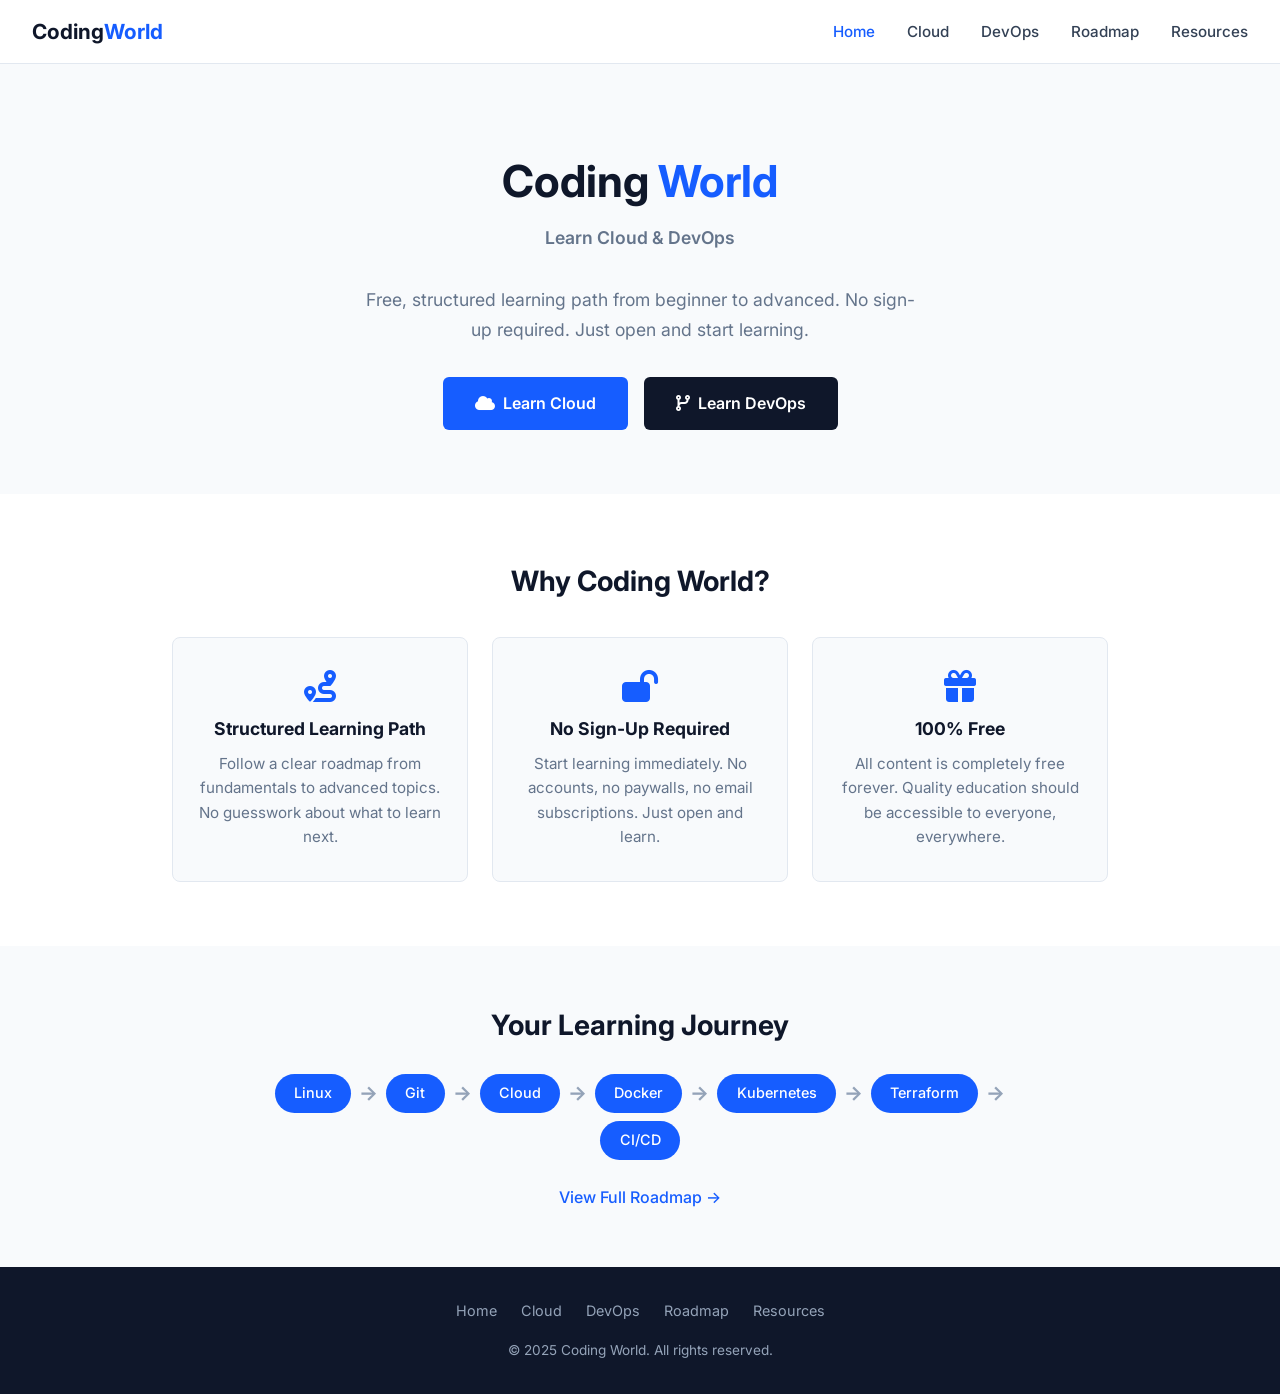
<file: index.html>
<!DOCTYPE html>
<html lang="en">
<head>
  <meta charset="UTF-8">
  <meta name="viewport" content="width=device-width, initial-scale=1.0">
  <meta name="description" content="Coding World - Free structured learning path for Cloud Computing and DevOps from beginner to advanced.">
  <meta name="keywords" content="cloud computing, devops, aws, azure, gcp, docker, kubernetes, terraform, learn devops free">
  <title>Coding World | Learn Cloud &amp; DevOps</title>
  <link rel="preconnect" href="https://fonts.googleapis.com">
  <link rel="preconnect" href="https://fonts.gstatic.com" crossorigin>
  <link href="https://fonts.googleapis.com/css2?family=Inter:wght@400;500;600;700&display=swap" rel="stylesheet">
  <link rel="stylesheet" href="https://cdnjs.cloudflare.com/ajax/libs/font-awesome/6.5.1/css/all.min.css">
  <link rel="stylesheet" href="style.css">
</head>
<body>

  <nav class="navbar">
    <a href="index.html" class="logo">Coding<span>World</span></a>
    <ul class="nav-links">
      <li><a href="index.html" class="active">Home</a></li>
      <li><a href="cloud.html">Cloud</a></li>
      <li><a href="devops.html">DevOps</a></li>
      <li><a href="roadmap.html">Roadmap</a></li>
      <li><a href="resources.html">Resources</a></li>
    </ul>
    <button class="hamburger" aria-label="Toggle navigation">
      <span></span>
      <span></span>
      <span></span>
    </button>
  </nav>

  <section class="hero">
    <h1>Coding <span>World</span></h1>
    <p class="hero-tagline">Learn Cloud &amp; DevOps</p>
    <p>Free, structured learning path from beginner to advanced. No sign-up required. Just open and start learning.</p>
    <div class="hero-buttons">
      <a href="cloud.html" class="btn btn-primary"><i class="fas fa-cloud"></i>Learn Cloud</a>
      <a href="devops.html" class="btn btn-secondary"><i class="fas fa-code-branch"></i>Learn DevOps</a>
    </div>
  </section>

  <section class="features">
    <h2>Why Coding World?</h2>
    <div class="features-grid">
      <div class="feature-card">
        <i class="fas fa-route"></i>
        <h3>Structured Learning Path</h3>
        <p>Follow a clear roadmap from fundamentals to advanced topics. No guesswork about what to learn next.</p>
      </div>
      <div class="feature-card">
        <i class="fas fa-lock-open"></i>
        <h3>No Sign-Up Required</h3>
        <p>Start learning immediately. No accounts, no paywalls, no email subscriptions. Just open and learn.</p>
      </div>
      <div class="feature-card">
        <i class="fas fa-gift"></i>
        <h3>100% Free</h3>
        <p>All content is completely free forever. Quality education should be accessible to everyone, everywhere.</p>
      </div>
    </div>
  </section>

  <section class="roadmap-preview">
    <h2>Your Learning Journey</h2>
    <div class="roadmap-flow">
      <span class="step">Linux</span>
      <span class="arrow">&rarr;</span>
      <span class="step">Git</span>
      <span class="arrow">&rarr;</span>
      <span class="step">Cloud</span>
      <span class="arrow">&rarr;</span>
      <span class="step">Docker</span>
      <span class="arrow">&rarr;</span>
      <span class="step">Kubernetes</span>
      <span class="arrow">&rarr;</span>
      <span class="step">Terraform</span>
      <span class="arrow">&rarr;</span>
      <span class="step">CI/CD</span>
    </div>
    <a href="roadmap.html" class="cta-link">View Full Roadmap &rarr;</a>
  </section>

  <footer class="footer">
    <div class="footer-links">
      <a href="index.html">Home</a>
      <a href="cloud.html">Cloud</a>
      <a href="devops.html">DevOps</a>
      <a href="roadmap.html">Roadmap</a>
      <a href="resources.html">Resources</a>
    </div>
    <p>&copy; 2025 Coding World. All rights reserved.</p>
  </footer>
</file>
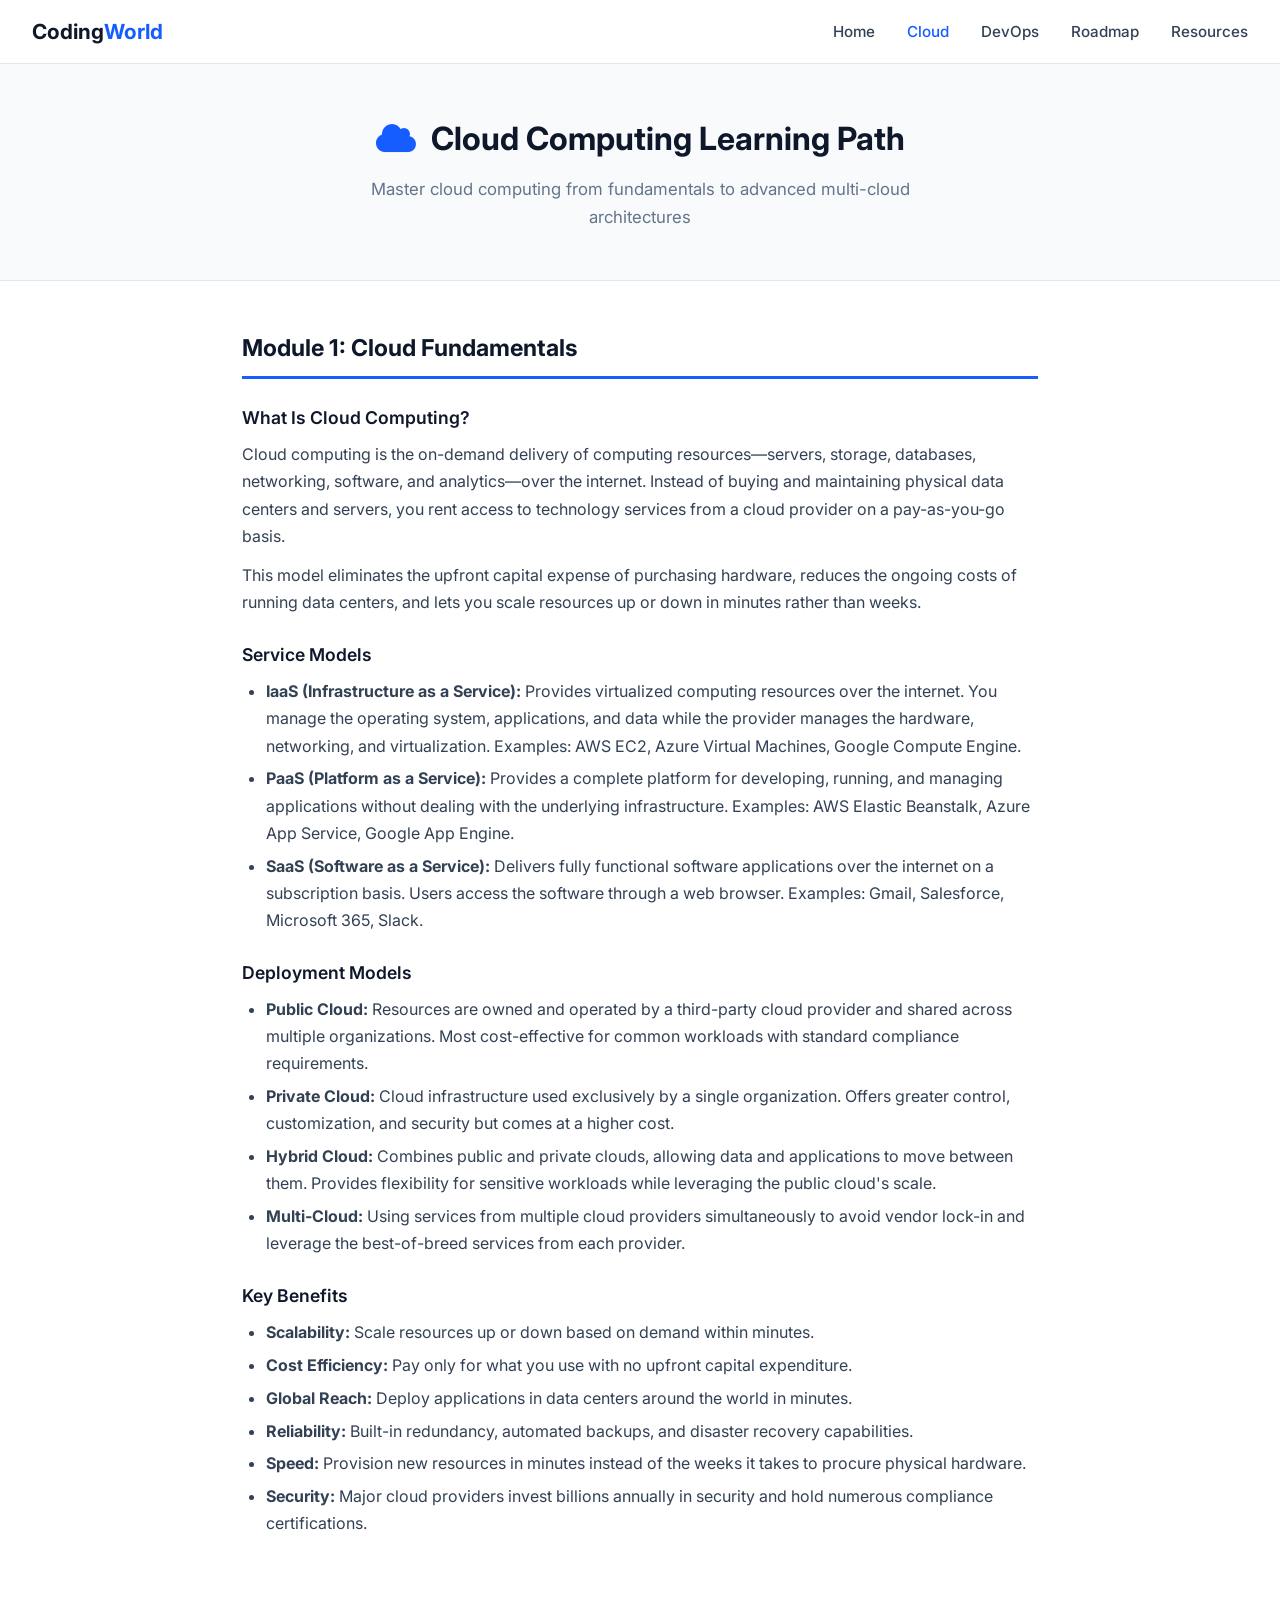
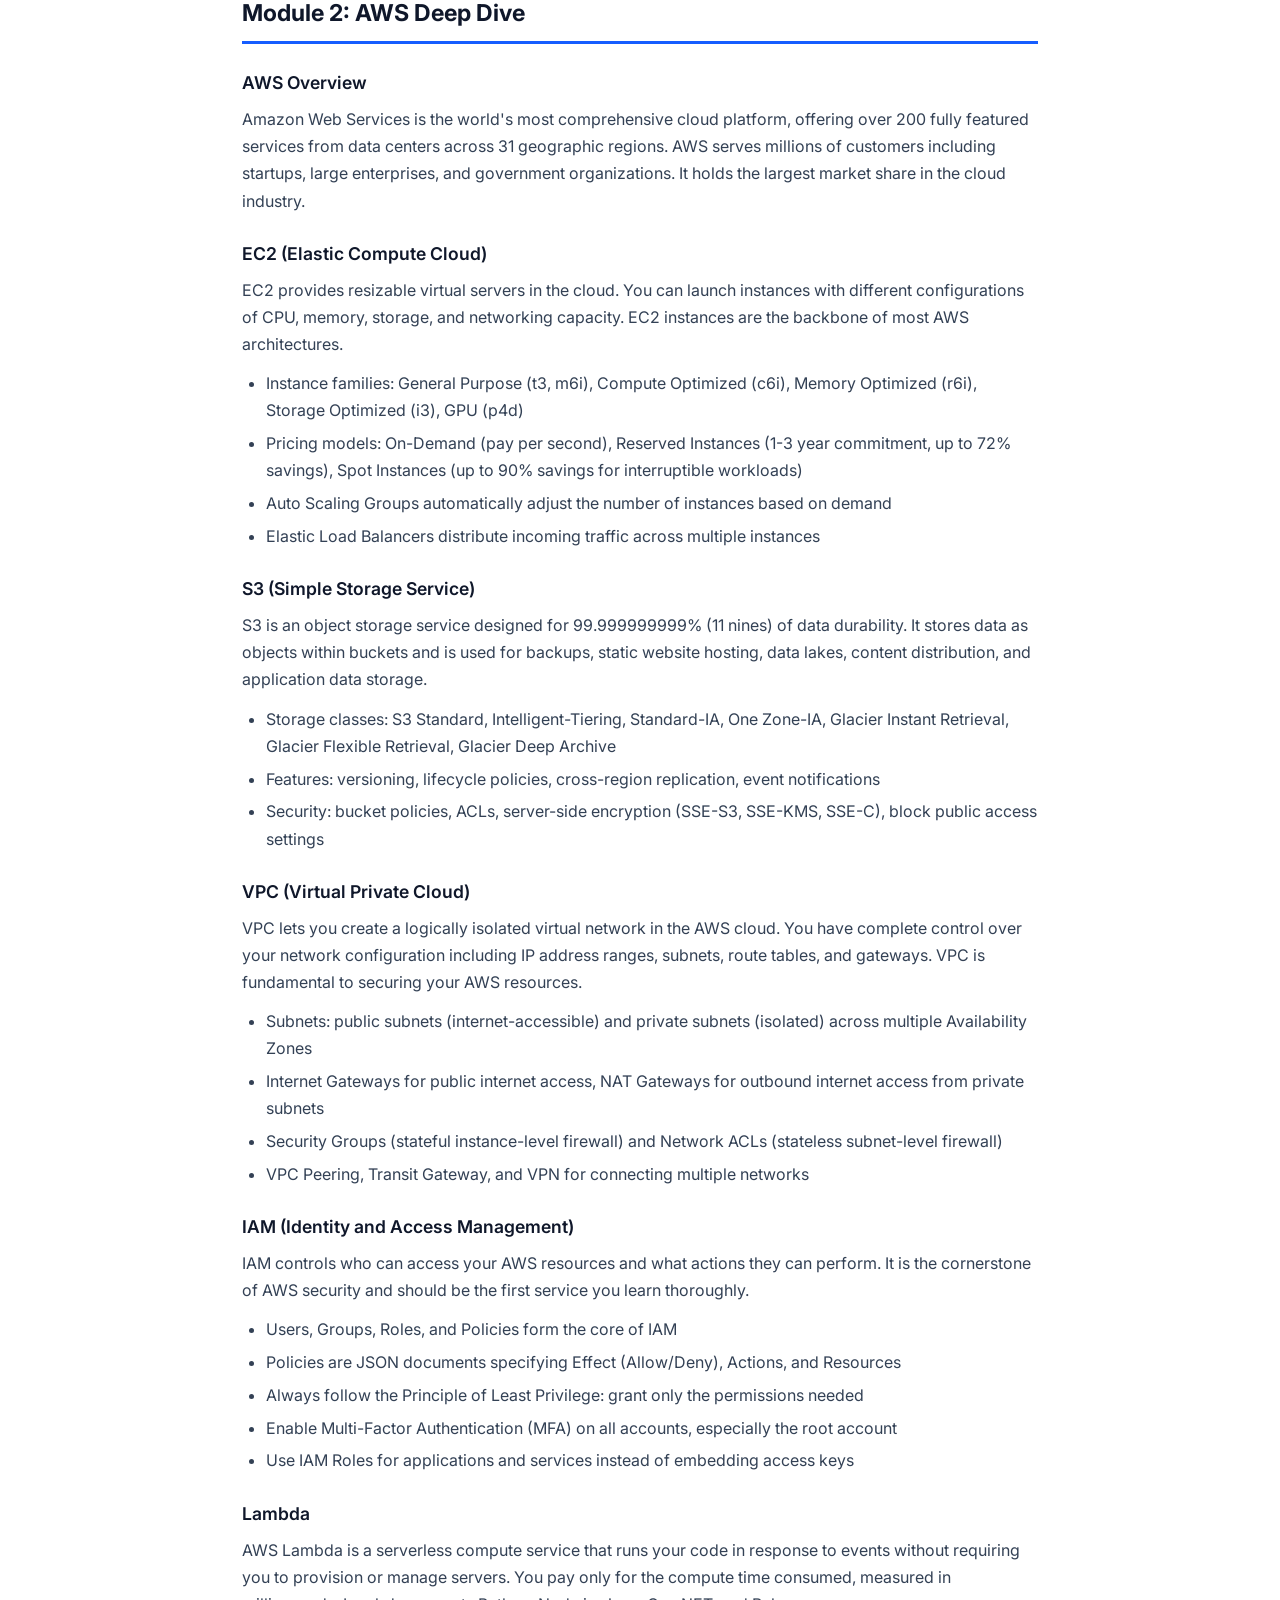
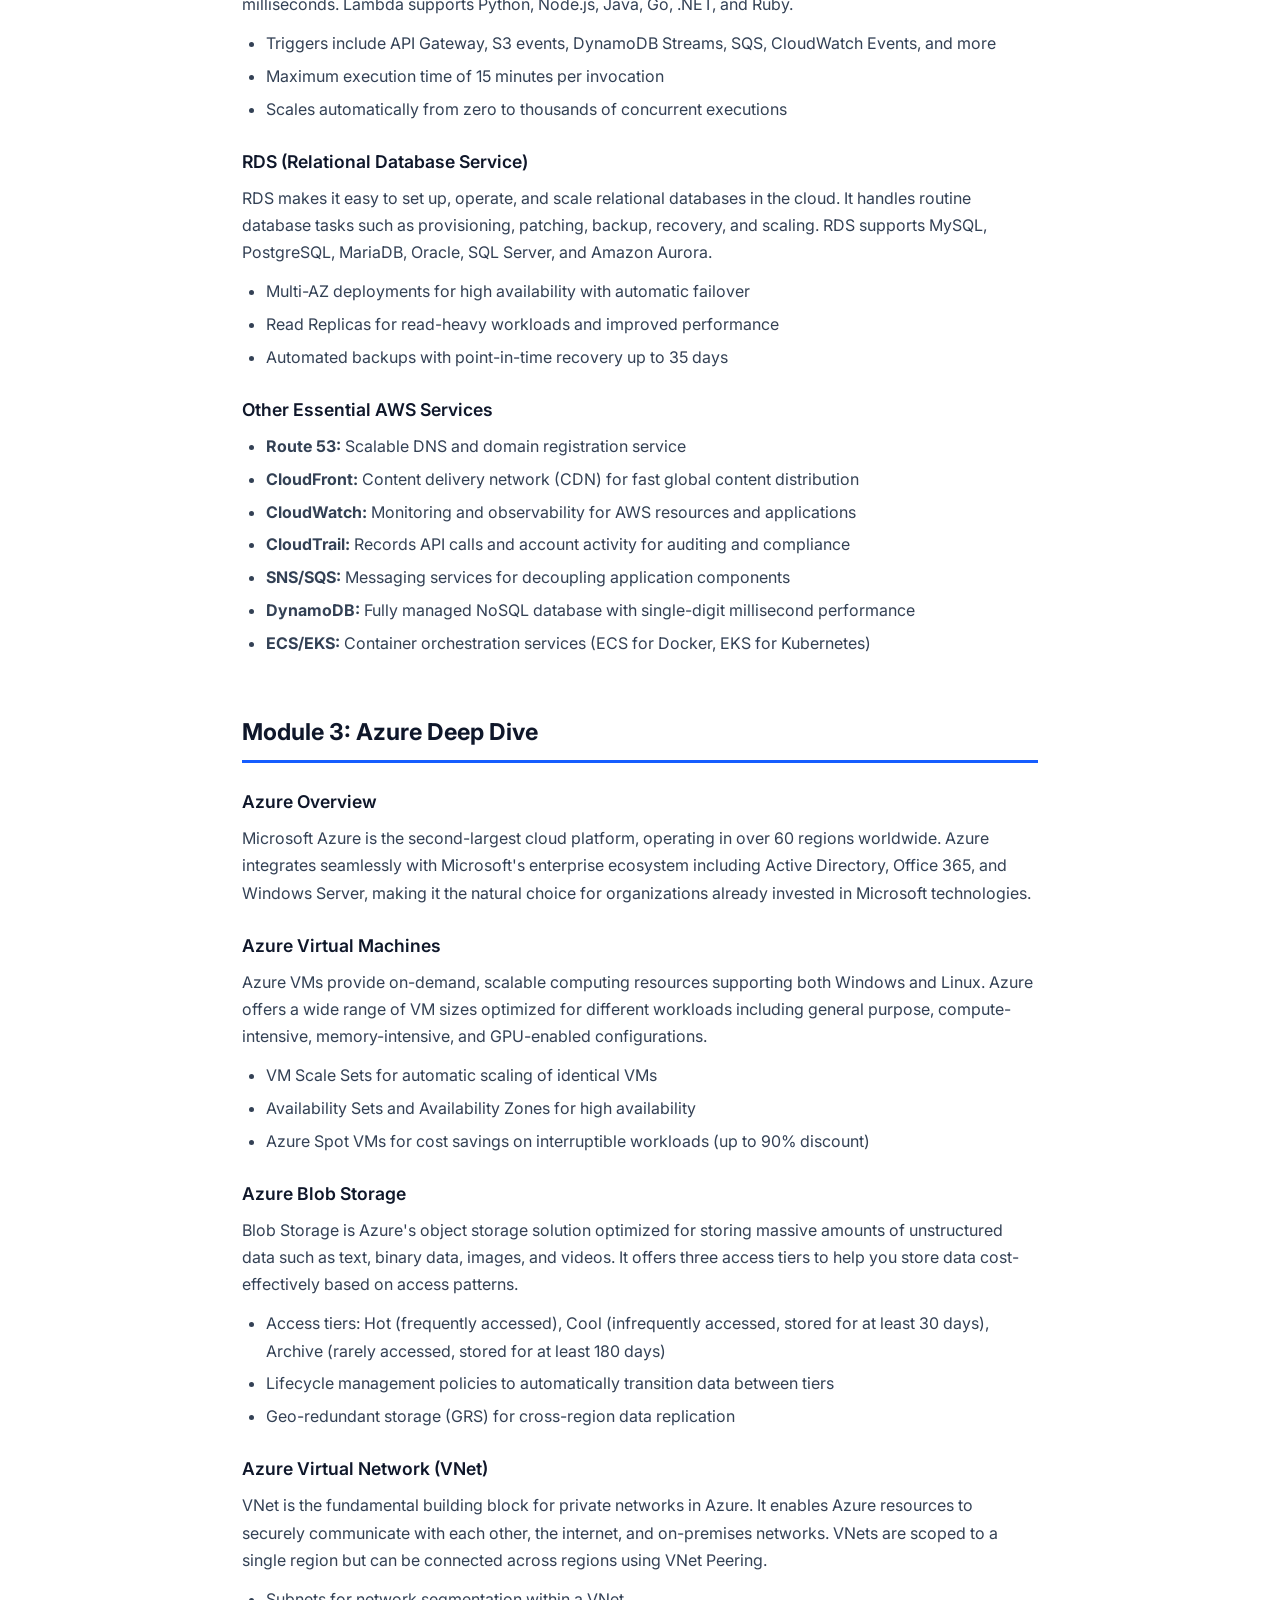
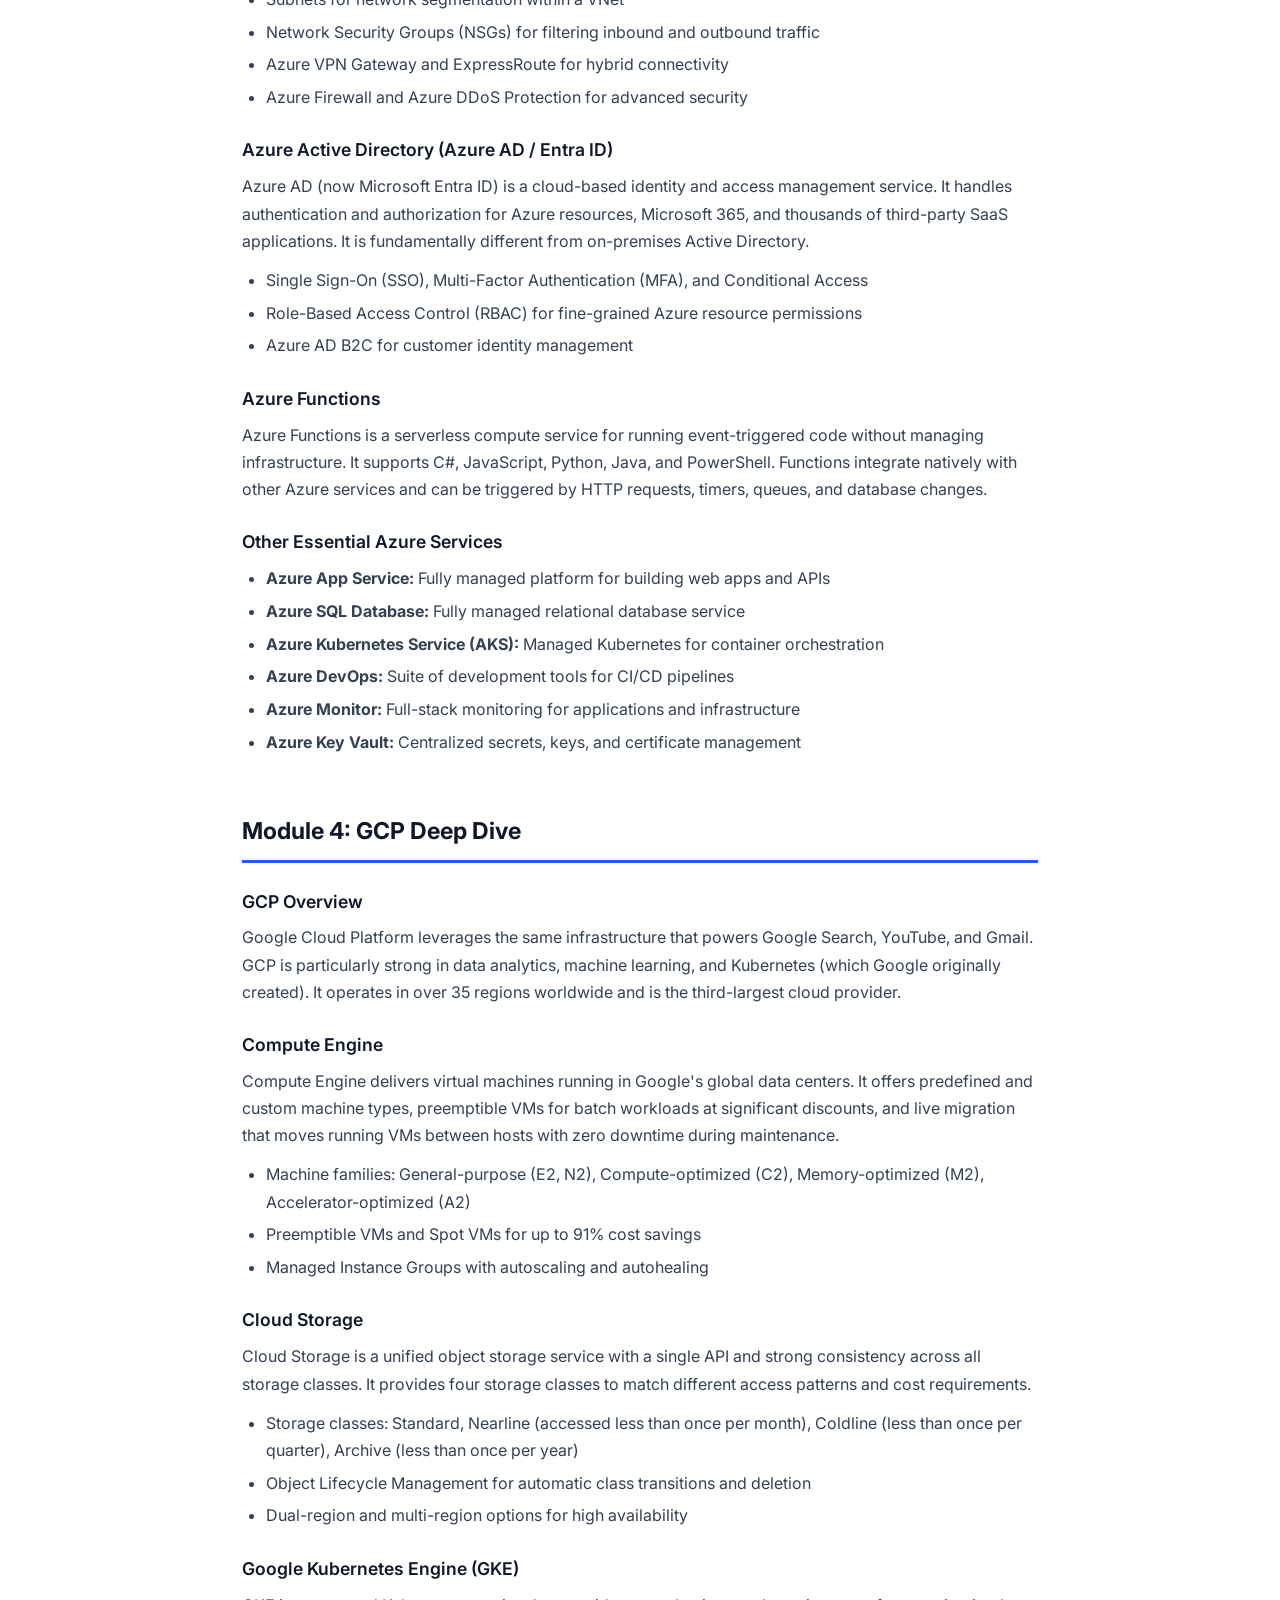
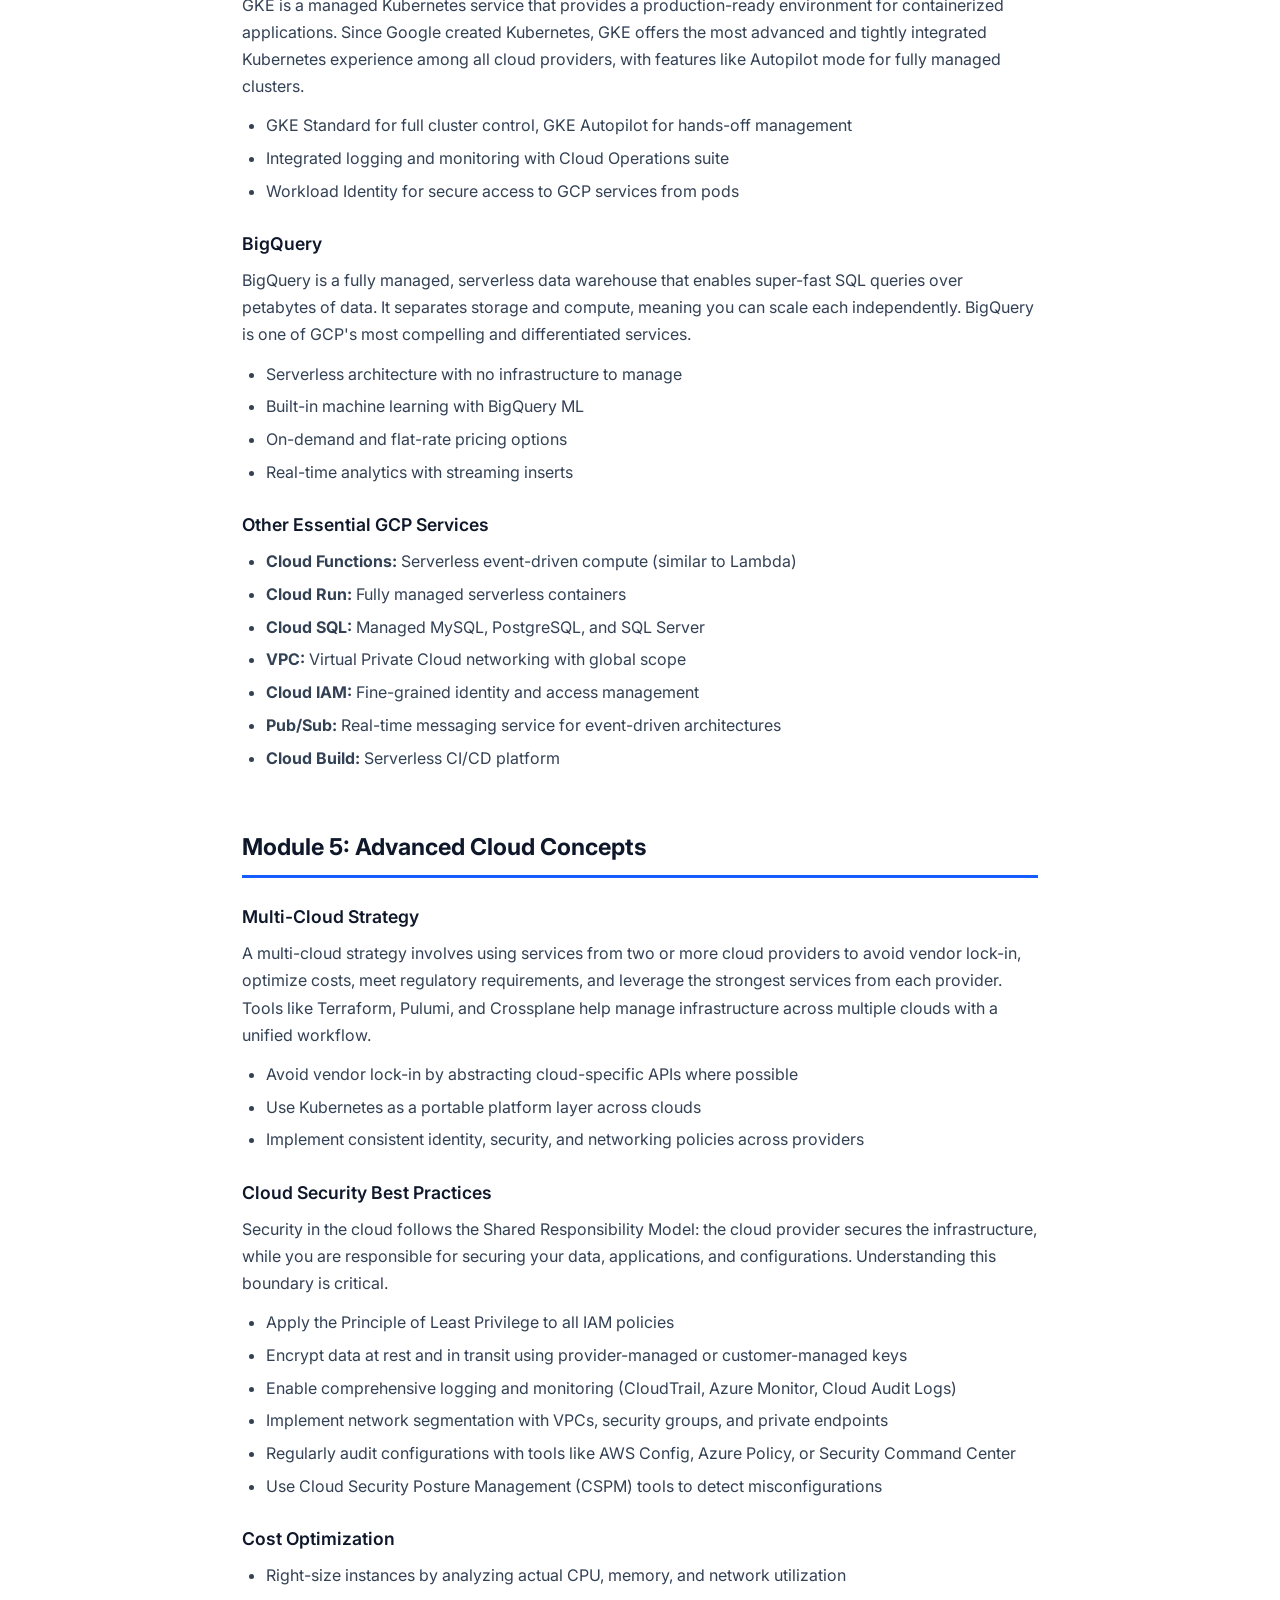
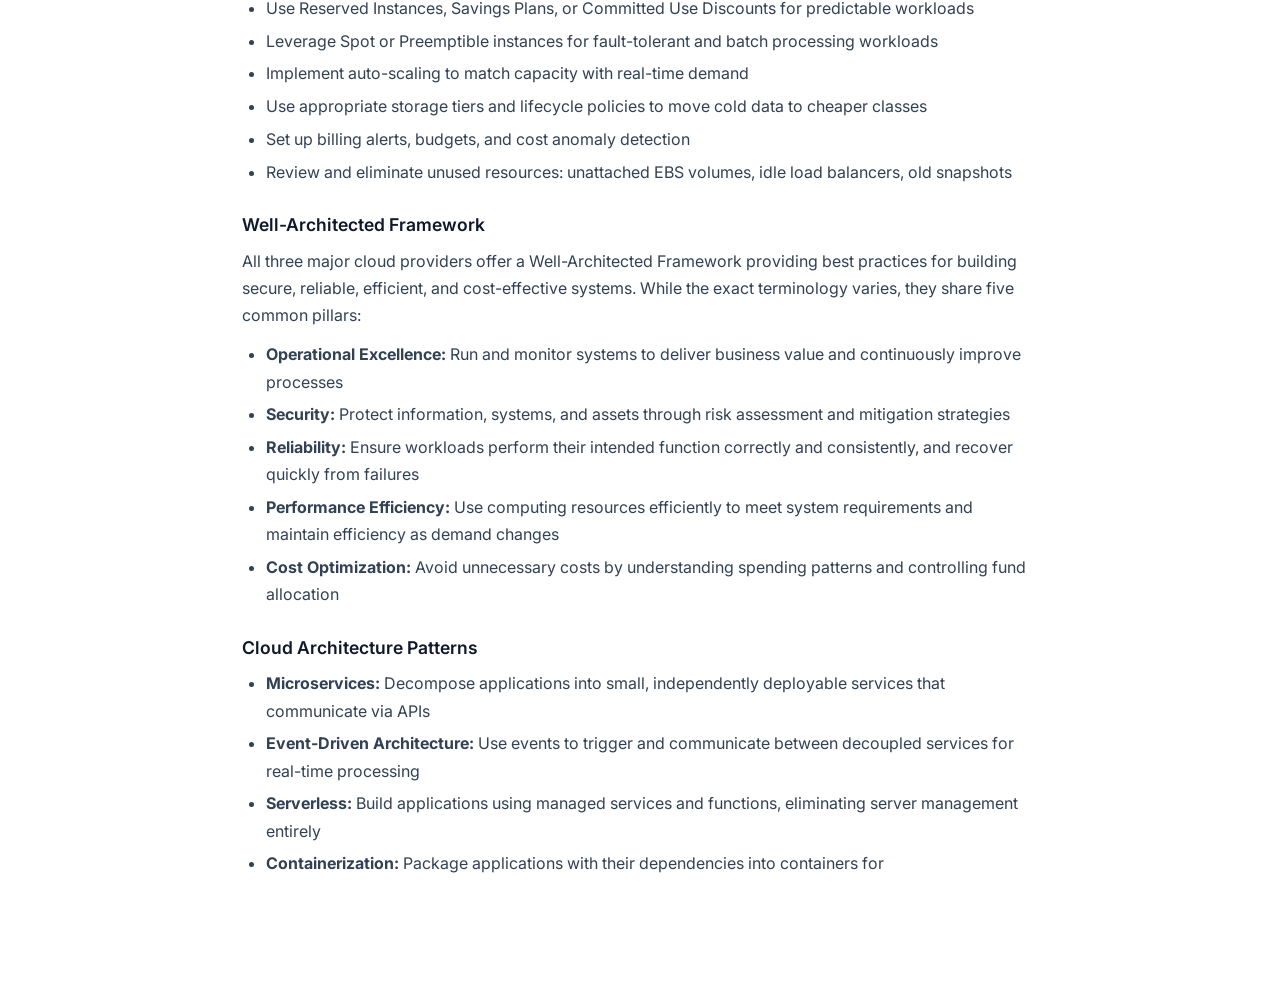
<file: cloud.html>
<!DOCTYPE html>
<html lang="en">
<head>
  <meta charset="UTF-8">
  <meta name="viewport" content="width=device-width, initial-scale=1.0">
  <meta name="description" content="Learn Cloud Computing from basics to advanced. Covers AWS, Azure, GCP fundamentals and deep dives.">
  <title>Cloud Computing | Coding World</title>
  <link rel="preconnect" href="https://fonts.googleapis.com">
  <link rel="preconnect" href="https://fonts.gstatic.com" crossorigin>
  <link href="https://fonts.googleapis.com/css2?family=Inter:wght@400;500;600;700&display=swap" rel="stylesheet">
  <link rel="stylesheet" href="https://cdnjs.cloudflare.com/ajax/libs/font-awesome/6.5.1/css/all.min.css">
  <link rel="stylesheet" href="style.css">
</head>
<body>

  <nav class="navbar">
    <a href="index.html" class="logo">Coding<span>World</span></a>
    <ul class="nav-links">
      <li><a href="index.html">Home</a></li>
      <li><a href="cloud.html" class="active">Cloud</a></li>
      <li><a href="devops.html">DevOps</a></li>
      <li><a href="roadmap.html">Roadmap</a></li>
      <li><a href="resources.html">Resources</a></li>
    </ul>
    <button class="hamburger" aria-label="Toggle navigation">
      <span></span><span></span><span></span>
    </button>
  </nav>

  <header class="page-header">
    <h1><i class="fas fa-cloud"></i> Cloud Computing Learning Path</h1>
    <p>Master cloud computing from fundamentals to advanced multi-cloud architectures</p>
  </header>

  <main class="content">

    <!-- MODULE 1 -->
    <section class="module" id="cloud-fundamentals">
      <h2>Module 1: Cloud Fundamentals</h2>

      <h3>What Is Cloud Computing?</h3>
      <p>Cloud computing is the on-demand delivery of computing resources—servers, storage, databases, networking, software, and analytics—over the internet. Instead of buying and maintaining physical data centers and servers, you rent access to technology services from a cloud provider on a pay-as-you-go basis.</p>
      <p>This model eliminates the upfront capital expense of purchasing hardware, reduces the ongoing costs of running data centers, and lets you scale resources up or down in minutes rather than weeks.</p>

      <h3>Service Models</h3>
      <ul>
        <li><strong>IaaS (Infrastructure as a Service):</strong> Provides virtualized computing resources over the internet. You manage the operating system, applications, and data while the provider manages the hardware, networking, and virtualization. Examples: AWS EC2, Azure Virtual Machines, Google Compute Engine.</li>
        <li><strong>PaaS (Platform as a Service):</strong> Provides a complete platform for developing, running, and managing applications without dealing with the underlying infrastructure. Examples: AWS Elastic Beanstalk, Azure App Service, Google App Engine.</li>
        <li><strong>SaaS (Software as a Service):</strong> Delivers fully functional software applications over the internet on a subscription basis. Users access the software through a web browser. Examples: Gmail, Salesforce, Microsoft 365, Slack.</li>
      </ul>

      <h3>Deployment Models</h3>
      <ul>
        <li><strong>Public Cloud:</strong> Resources are owned and operated by a third-party cloud provider and shared across multiple organizations. Most cost-effective for common workloads with standard compliance requirements.</li>
        <li><strong>Private Cloud:</strong> Cloud infrastructure used exclusively by a single organization. Offers greater control, customization, and security but comes at a higher cost.</li>
        <li><strong>Hybrid Cloud:</strong> Combines public and private clouds, allowing data and applications to move between them. Provides flexibility for sensitive workloads while leveraging the public cloud's scale.</li>
        <li><strong>Multi-Cloud:</strong> Using services from multiple cloud providers simultaneously to avoid vendor lock-in and leverage the best-of-breed services from each provider.</li>
      </ul>

      <h3>Key Benefits</h3>
      <ul>
        <li><strong>Scalability:</strong> Scale resources up or down based on demand within minutes.</li>
        <li><strong>Cost Efficiency:</strong> Pay only for what you use with no upfront capital expenditure.</li>
        <li><strong>Global Reach:</strong> Deploy applications in data centers around the world in minutes.</li>
        <li><strong>Reliability:</strong> Built-in redundancy, automated backups, and disaster recovery capabilities.</li>
        <li><strong>Speed:</strong> Provision new resources in minutes instead of the weeks it takes to procure physical hardware.</li>
        <li><strong>Security:</strong> Major cloud providers invest billions annually in security and hold numerous compliance certifications.</li>
      </ul>
    </section>

    <!-- MODULE 2 -->
    <section class="module" id="aws">
      <h2>Module 2: AWS Deep Dive</h2>

      <h3>AWS Overview</h3>
      <p>Amazon Web Services is the world's most comprehensive cloud platform, offering over 200 fully featured services from data centers across 31 geographic regions. AWS serves millions of customers including startups, large enterprises, and government organizations. It holds the largest market share in the cloud industry.</p>

      <h3>EC2 (Elastic Compute Cloud)</h3>
      <p>EC2 provides resizable virtual servers in the cloud. You can launch instances with different configurations of CPU, memory, storage, and networking capacity. EC2 instances are the backbone of most AWS architectures.</p>
      <ul>
        <li>Instance families: General Purpose (t3, m6i), Compute Optimized (c6i), Memory Optimized (r6i), Storage Optimized (i3), GPU (p4d)</li>
        <li>Pricing models: On-Demand (pay per second), Reserved Instances (1-3 year commitment, up to 72% savings), Spot Instances (up to 90% savings for interruptible workloads)</li>
        <li>Auto Scaling Groups automatically adjust the number of instances based on demand</li>
        <li>Elastic Load Balancers distribute incoming traffic across multiple instances</li>
      </ul>

      <h3>S3 (Simple Storage Service)</h3>
      <p>S3 is an object storage service designed for 99.999999999% (11 nines) of data durability. It stores data as objects within buckets and is used for backups, static website hosting, data lakes, content distribution, and application data storage.</p>
      <ul>
        <li>Storage classes: S3 Standard, Intelligent-Tiering, Standard-IA, One Zone-IA, Glacier Instant Retrieval, Glacier Flexible Retrieval, Glacier Deep Archive</li>
        <li>Features: versioning, lifecycle policies, cross-region replication, event notifications</li>
        <li>Security: bucket policies, ACLs, server-side encryption (SSE-S3, SSE-KMS, SSE-C), block public access settings</li>
      </ul>

      <h3>VPC (Virtual Private Cloud)</h3>
      <p>VPC lets you create a logically isolated virtual network in the AWS cloud. You have complete control over your network configuration including IP address ranges, subnets, route tables, and gateways. VPC is fundamental to securing your AWS resources.</p>
      <ul>
        <li>Subnets: public subnets (internet-accessible) and private subnets (isolated) across multiple Availability Zones</li>
        <li>Internet Gateways for public internet access, NAT Gateways for outbound internet access from private subnets</li>
        <li>Security Groups (stateful instance-level firewall) and Network ACLs (stateless subnet-level firewall)</li>
        <li>VPC Peering, Transit Gateway, and VPN for connecting multiple networks</li>
      </ul>

      <h3>IAM (Identity and Access Management)</h3>
      <p>IAM controls who can access your AWS resources and what actions they can perform. It is the cornerstone of AWS security and should be the first service you learn thoroughly.</p>
      <ul>
        <li>Users, Groups, Roles, and Policies form the core of IAM</li>
        <li>Policies are JSON documents specifying Effect (Allow/Deny), Actions, and Resources</li>
        <li>Always follow the Principle of Least Privilege: grant only the permissions needed</li>
        <li>Enable Multi-Factor Authentication (MFA) on all accounts, especially the root account</li>
        <li>Use IAM Roles for applications and services instead of embedding access keys</li>
      </ul>

      <h3>Lambda</h3>
      <p>AWS Lambda is a serverless compute service that runs your code in response to events without requiring you to provision or manage servers. You pay only for the compute time consumed, measured in milliseconds. Lambda supports Python, Node.js, Java, Go, .NET, and Ruby.</p>
      <ul>
        <li>Triggers include API Gateway, S3 events, DynamoDB Streams, SQS, CloudWatch Events, and more</li>
        <li>Maximum execution time of 15 minutes per invocation</li>
        <li>Scales automatically from zero to thousands of concurrent executions</li>
      </ul>

      <h3>RDS (Relational Database Service)</h3>
      <p>RDS makes it easy to set up, operate, and scale relational databases in the cloud. It handles routine database tasks such as provisioning, patching, backup, recovery, and scaling. RDS supports MySQL, PostgreSQL, MariaDB, Oracle, SQL Server, and Amazon Aurora.</p>
      <ul>
        <li>Multi-AZ deployments for high availability with automatic failover</li>
        <li>Read Replicas for read-heavy workloads and improved performance</li>
        <li>Automated backups with point-in-time recovery up to 35 days</li>
      </ul>

      <h3>Other Essential AWS Services</h3>
      <ul>
        <li><strong>Route 53:</strong> Scalable DNS and domain registration service</li>
        <li><strong>CloudFront:</strong> Content delivery network (CDN) for fast global content distribution</li>
        <li><strong>CloudWatch:</strong> Monitoring and observability for AWS resources and applications</li>
        <li><strong>CloudTrail:</strong> Records API calls and account activity for auditing and compliance</li>
        <li><strong>SNS/SQS:</strong> Messaging services for decoupling application components</li>
        <li><strong>DynamoDB:</strong> Fully managed NoSQL database with single-digit millisecond performance</li>
        <li><strong>ECS/EKS:</strong> Container orchestration services (ECS for Docker, EKS for Kubernetes)</li>
      </ul>
    </section>

    <!-- MODULE 3 -->
    <section class="module" id="azure">
      <h2>Module 3: Azure Deep Dive</h2>

      <h3>Azure Overview</h3>
      <p>Microsoft Azure is the second-largest cloud platform, operating in over 60 regions worldwide. Azure integrates seamlessly with Microsoft's enterprise ecosystem including Active Directory, Office 365, and Windows Server, making it the natural choice for organizations already invested in Microsoft technologies.</p>

      <h3>Azure Virtual Machines</h3>
      <p>Azure VMs provide on-demand, scalable computing resources supporting both Windows and Linux. Azure offers a wide range of VM sizes optimized for different workloads including general purpose, compute-intensive, memory-intensive, and GPU-enabled configurations.</p>
      <ul>
        <li>VM Scale Sets for automatic scaling of identical VMs</li>
        <li>Availability Sets and Availability Zones for high availability</li>
        <li>Azure Spot VMs for cost savings on interruptible workloads (up to 90% discount)</li>
      </ul>

      <h3>Azure Blob Storage</h3>
      <p>Blob Storage is Azure's object storage solution optimized for storing massive amounts of unstructured data such as text, binary data, images, and videos. It offers three access tiers to help you store data cost-effectively based on access patterns.</p>
      <ul>
        <li>Access tiers: Hot (frequently accessed), Cool (infrequently accessed, stored for at least 30 days), Archive (rarely accessed, stored for at least 180 days)</li>
        <li>Lifecycle management policies to automatically transition data between tiers</li>
        <li>Geo-redundant storage (GRS) for cross-region data replication</li>
      </ul>

      <h3>Azure Virtual Network (VNet)</h3>
      <p>VNet is the fundamental building block for private networks in Azure. It enables Azure resources to securely communicate with each other, the internet, and on-premises networks. VNets are scoped to a single region but can be connected across regions using VNet Peering.</p>
      <ul>
        <li>Subnets for network segmentation within a VNet</li>
        <li>Network Security Groups (NSGs) for filtering inbound and outbound traffic</li>
        <li>Azure VPN Gateway and ExpressRoute for hybrid connectivity</li>
        <li>Azure Firewall and Azure DDoS Protection for advanced security</li>
      </ul>

      <h3>Azure Active Directory (Azure AD / Entra ID)</h3>
      <p>Azure AD (now Microsoft Entra ID) is a cloud-based identity and access management service. It handles authentication and authorization for Azure resources, Microsoft 365, and thousands of third-party SaaS applications. It is fundamentally different from on-premises Active Directory.</p>
      <ul>
        <li>Single Sign-On (SSO), Multi-Factor Authentication (MFA), and Conditional Access</li>
        <li>Role-Based Access Control (RBAC) for fine-grained Azure resource permissions</li>
        <li>Azure AD B2C for customer identity management</li>
      </ul>

      <h3>Azure Functions</h3>
      <p>Azure Functions is a serverless compute service for running event-triggered code without managing infrastructure. It supports C#, JavaScript, Python, Java, and PowerShell. Functions integrate natively with other Azure services and can be triggered by HTTP requests, timers, queues, and database changes.</p>

      <h3>Other Essential Azure Services</h3>
      <ul>
        <li><strong>Azure App Service:</strong> Fully managed platform for building web apps and APIs</li>
        <li><strong>Azure SQL Database:</strong> Fully managed relational database service</li>
        <li><strong>Azure Kubernetes Service (AKS):</strong> Managed Kubernetes for container orchestration</li>
        <li><strong>Azure DevOps:</strong> Suite of development tools for CI/CD pipelines</li>
        <li><strong>Azure Monitor:</strong> Full-stack monitoring for applications and infrastructure</li>
        <li><strong>Azure Key Vault:</strong> Centralized secrets, keys, and certificate management</li>
      </ul>
    </section>

    <!-- MODULE 4 -->
    <section class="module" id="gcp">
      <h2>Module 4: GCP Deep Dive</h2>

      <h3>GCP Overview</h3>
      <p>Google Cloud Platform leverages the same infrastructure that powers Google Search, YouTube, and Gmail. GCP is particularly strong in data analytics, machine learning, and Kubernetes (which Google originally created). It operates in over 35 regions worldwide and is the third-largest cloud provider.</p>

      <h3>Compute Engine</h3>
      <p>Compute Engine delivers virtual machines running in Google's global data centers. It offers predefined and custom machine types, preemptible VMs for batch workloads at significant discounts, and live migration that moves running VMs between hosts with zero downtime during maintenance.</p>
      <ul>
        <li>Machine families: General-purpose (E2, N2), Compute-optimized (C2), Memory-optimized (M2), Accelerator-optimized (A2)</li>
        <li>Preemptible VMs and Spot VMs for up to 91% cost savings</li>
        <li>Managed Instance Groups with autoscaling and autohealing</li>
      </ul>

      <h3>Cloud Storage</h3>
      <p>Cloud Storage is a unified object storage service with a single API and strong consistency across all storage classes. It provides four storage classes to match different access patterns and cost requirements.</p>
      <ul>
        <li>Storage classes: Standard, Nearline (accessed less than once per month), Coldline (less than once per quarter), Archive (less than once per year)</li>
        <li>Object Lifecycle Management for automatic class transitions and deletion</li>
        <li>Dual-region and multi-region options for high availability</li>
      </ul>

      <h3>Google Kubernetes Engine (GKE)</h3>
      <p>GKE is a managed Kubernetes service that provides a production-ready environment for containerized applications. Since Google created Kubernetes, GKE offers the most advanced and tightly integrated Kubernetes experience among all cloud providers, with features like Autopilot mode for fully managed clusters.</p>
      <ul>
        <li>GKE Standard for full cluster control, GKE Autopilot for hands-off management</li>
        <li>Integrated logging and monitoring with Cloud Operations suite</li>
        <li>Workload Identity for secure access to GCP services from pods</li>
      </ul>

      <h3>BigQuery</h3>
      <p>BigQuery is a fully managed, serverless data warehouse that enables super-fast SQL queries over petabytes of data. It separates storage and compute, meaning you can scale each independently. BigQuery is one of GCP's most compelling and differentiated services.</p>
      <ul>
        <li>Serverless architecture with no infrastructure to manage</li>
        <li>Built-in machine learning with BigQuery ML</li>
        <li>On-demand and flat-rate pricing options</li>
        <li>Real-time analytics with streaming inserts</li>
      </ul>

      <h3>Other Essential GCP Services</h3>
      <ul>
        <li><strong>Cloud Functions:</strong> Serverless event-driven compute (similar to Lambda)</li>
        <li><strong>Cloud Run:</strong> Fully managed serverless containers</li>
        <li><strong>Cloud SQL:</strong> Managed MySQL, PostgreSQL, and SQL Server</li>
        <li><strong>VPC:</strong> Virtual Private Cloud networking with global scope</li>
        <li><strong>Cloud IAM:</strong> Fine-grained identity and access management</li>
        <li><strong>Pub/Sub:</strong> Real-time messaging service for event-driven architectures</li>
        <li><strong>Cloud Build:</strong> Serverless CI/CD platform</li>
      </ul>
    </section>

    <!-- MODULE 5 -->
    <section class="module" id="advanced-cloud">
      <h2>Module 5: Advanced Cloud Concepts</h2>

      <h3>Multi-Cloud Strategy</h3>
      <p>A multi-cloud strategy involves using services from two or more cloud providers to avoid vendor lock-in, optimize costs, meet regulatory requirements, and leverage the strongest services from each provider. Tools like Terraform, Pulumi, and Crossplane help manage infrastructure across multiple clouds with a unified workflow.</p>
      <ul>
        <li>Avoid vendor lock-in by abstracting cloud-specific APIs where possible</li>
        <li>Use Kubernetes as a portable platform layer across clouds</li>
        <li>Implement consistent identity, security, and networking policies across providers</li>
      </ul>

      <h3>Cloud Security Best Practices</h3>
      <p>Security in the cloud follows the Shared Responsibility Model: the cloud provider secures the infrastructure, while you are responsible for securing your data, applications, and configurations. Understanding this boundary is critical.</p>
      <ul>
        <li>Apply the Principle of Least Privilege to all IAM policies</li>
        <li>Encrypt data at rest and in transit using provider-managed or customer-managed keys</li>
        <li>Enable comprehensive logging and monitoring (CloudTrail, Azure Monitor, Cloud Audit Logs)</li>
        <li>Implement network segmentation with VPCs, security groups, and private endpoints</li>
        <li>Regularly audit configurations with tools like AWS Config, Azure Policy, or Security Command Center</li>
        <li>Use Cloud Security Posture Management (CSPM) tools to detect misconfigurations</li>
      </ul>

      <h3>Cost Optimization</h3>
      <ul>
        <li>Right-size instances by analyzing actual CPU, memory, and network utilization</li>
        <li>Use Reserved Instances, Savings Plans, or Committed Use Discounts for predictable workloads</li>
        <li>Leverage Spot or Preemptible instances for fault-tolerant and batch processing workloads</li>
        <li>Implement auto-scaling to match capacity with real-time demand</li>
        <li>Use appropriate storage tiers and lifecycle policies to move cold data to cheaper classes</li>
        <li>Set up billing alerts, budgets, and cost anomaly detection</li>
        <li>Review and eliminate unused resources: unattached EBS volumes, idle load balancers, old snapshots</li>
      </ul>

      <h3>Well-Architected Framework</h3>
      <p>All three major cloud providers offer a Well-Architected Framework providing best practices for building secure, reliable, efficient, and cost-effective systems. While the exact terminology varies, they share five common pillars:</p>
      <ul>
        <li><strong>Operational Excellence:</strong> Run and monitor systems to deliver business value and continuously improve processes</li>
        <li><strong>Security:</strong> Protect information, systems, and assets through risk assessment and mitigation strategies</li>
        <li><strong>Reliability:</strong> Ensure workloads perform their intended function correctly and consistently, and recover quickly from failures</li>
        <li><strong>Performance Efficiency:</strong> Use computing resources efficiently to meet system requirements and maintain efficiency as demand changes</li>
        <li><strong>Cost Optimization:</strong> Avoid unnecessary costs by understanding spending patterns and controlling fund allocation</li>
      </ul>

      <h3>Cloud Architecture Patterns</h3>
      <ul>
        <li><strong>Microservices:</strong> Decompose applications into small, independently deployable services that communicate via APIs</li>
        <li><strong>Event-Driven Architecture:</strong> Use events to trigger and communicate between decoupled services for real-time processing</li>
        <li><strong>Serverless:</strong> Build applications using managed services and functions, eliminating server management entirely</li>
        <li><strong>Containerization:</strong> Package applications with their dependencies into containers for
</file>
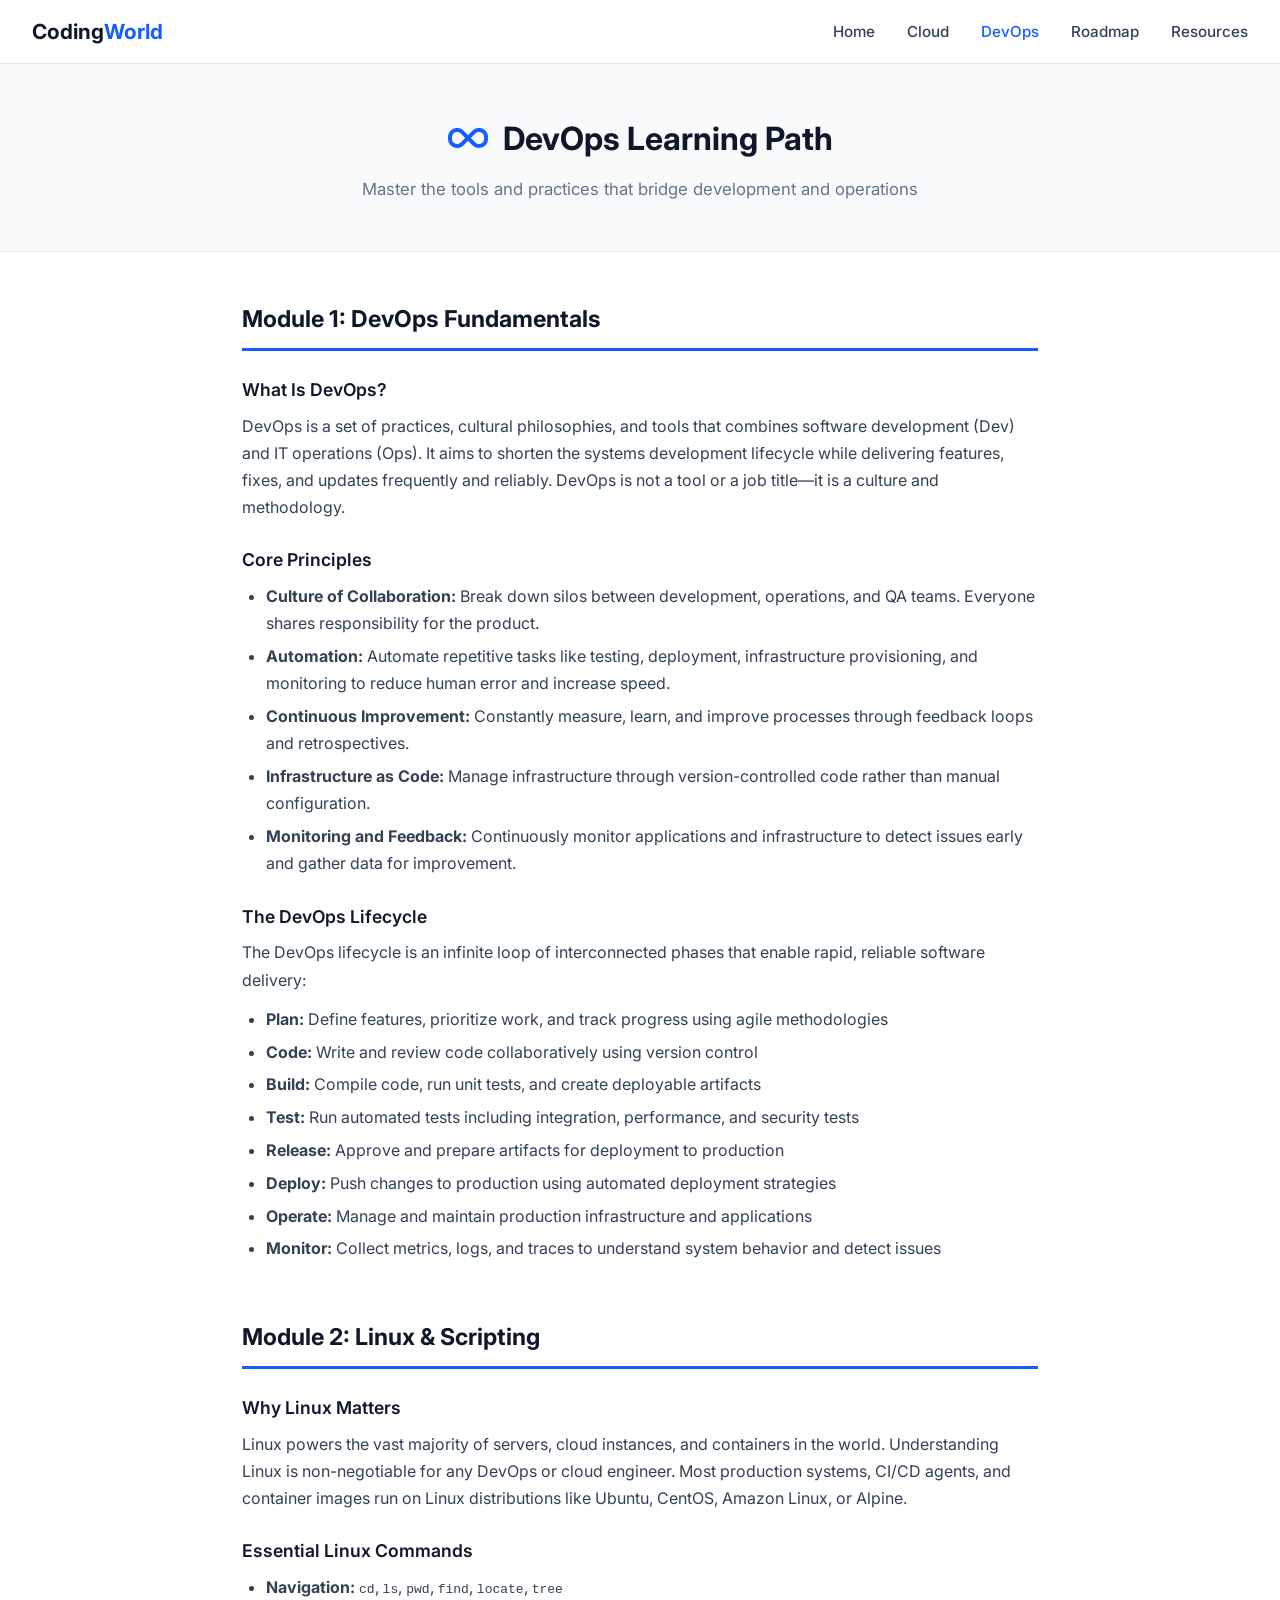
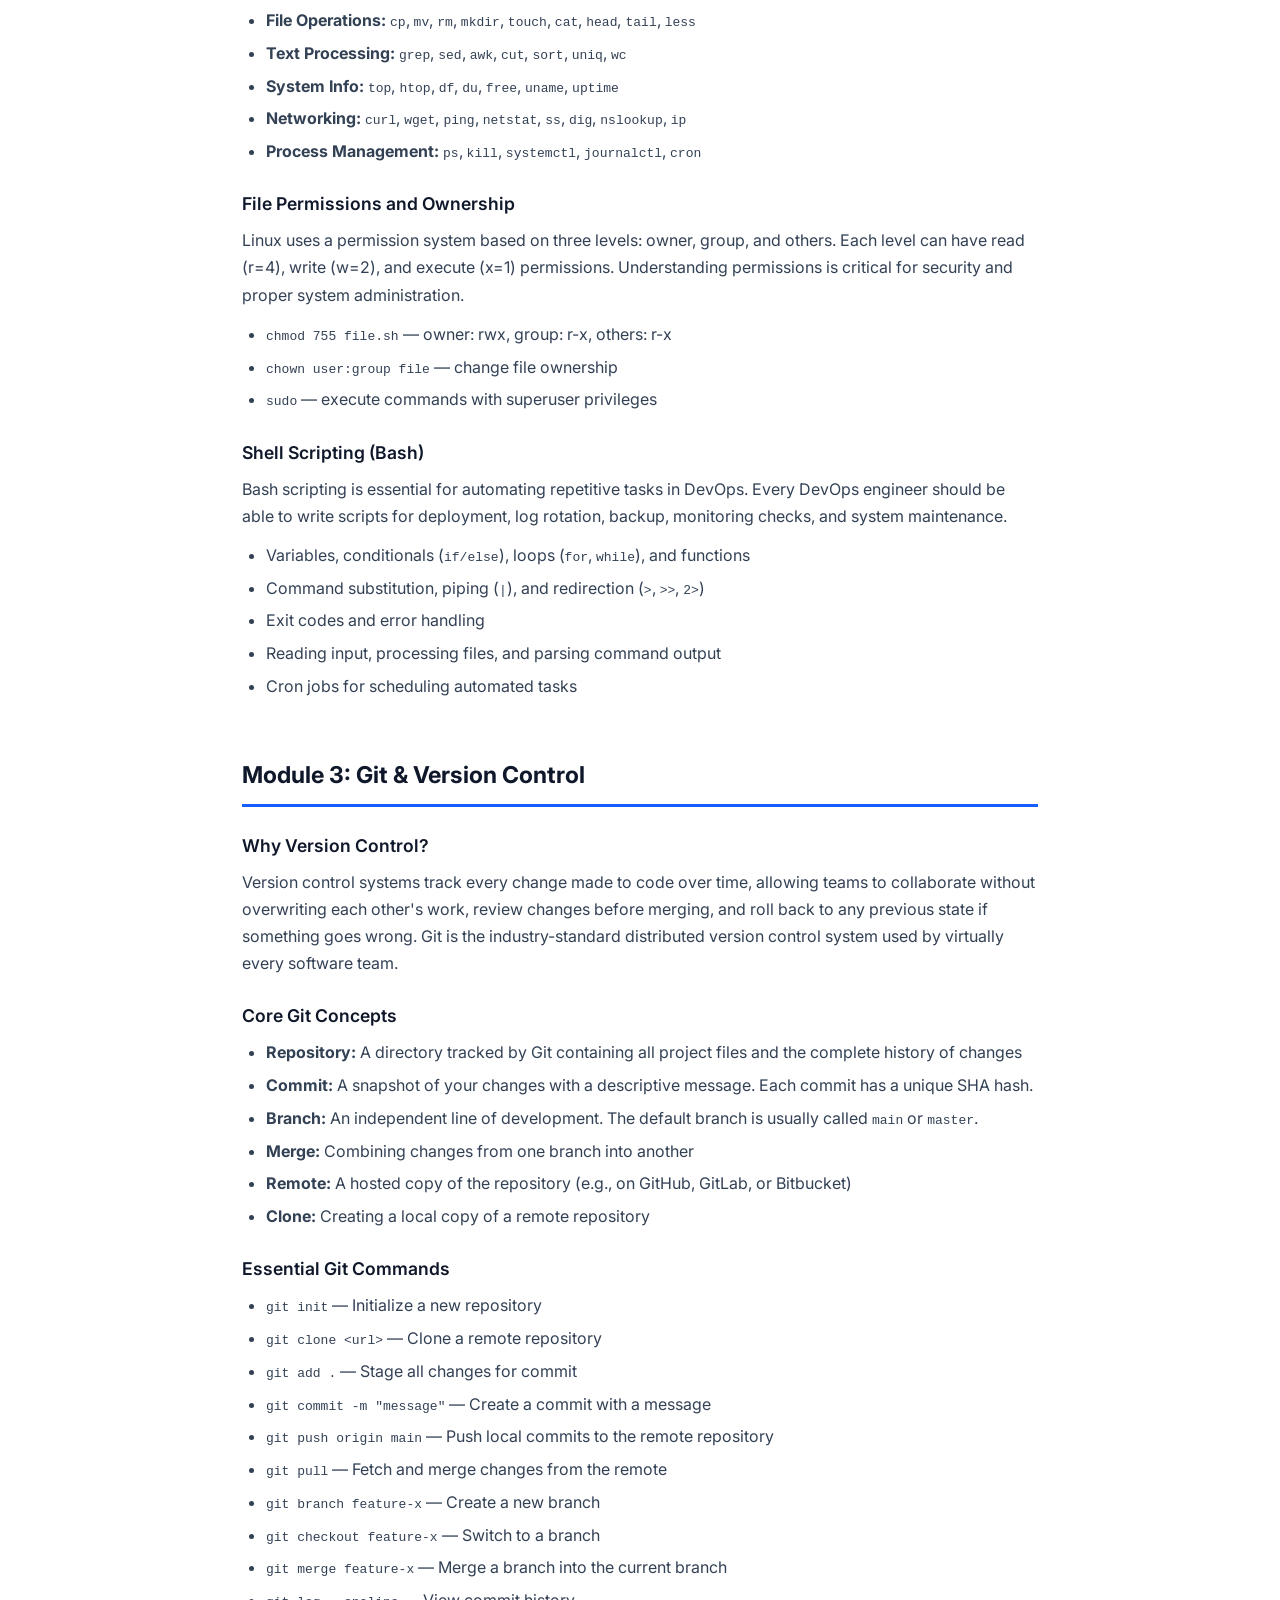
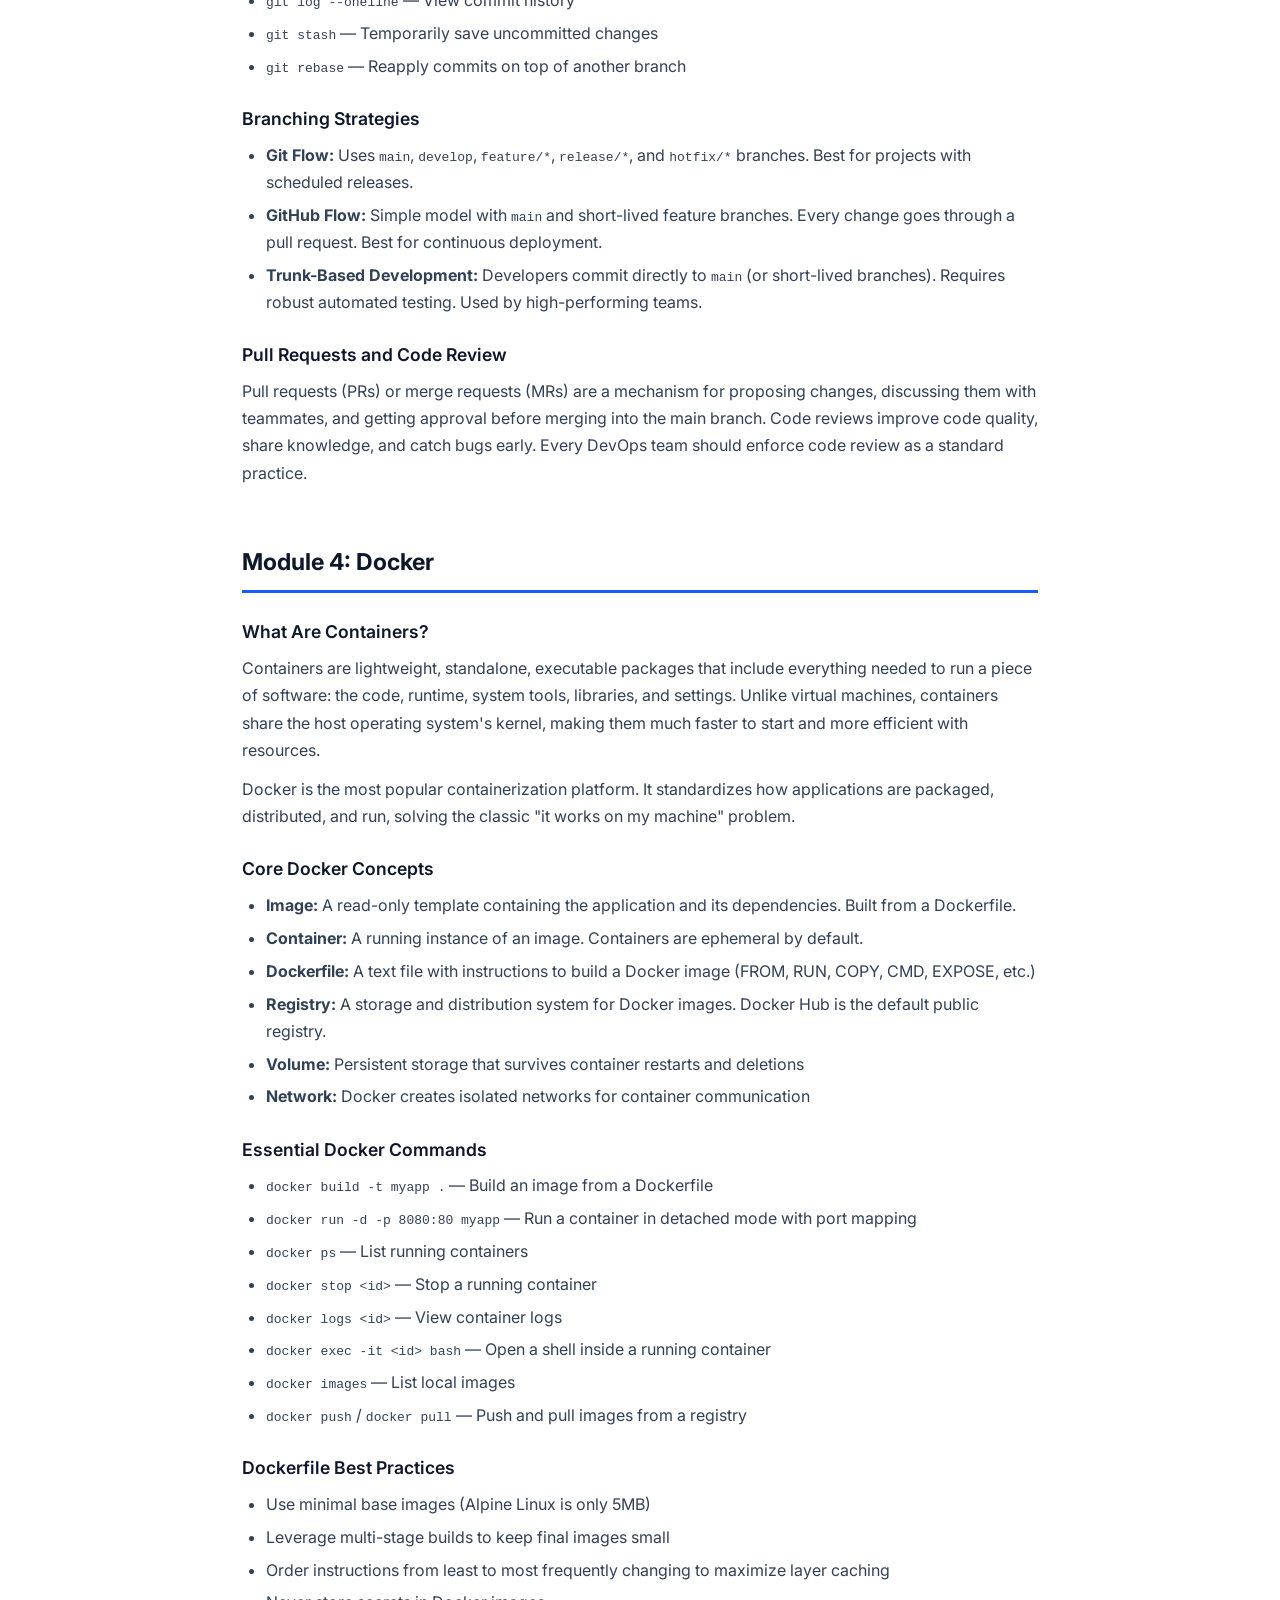
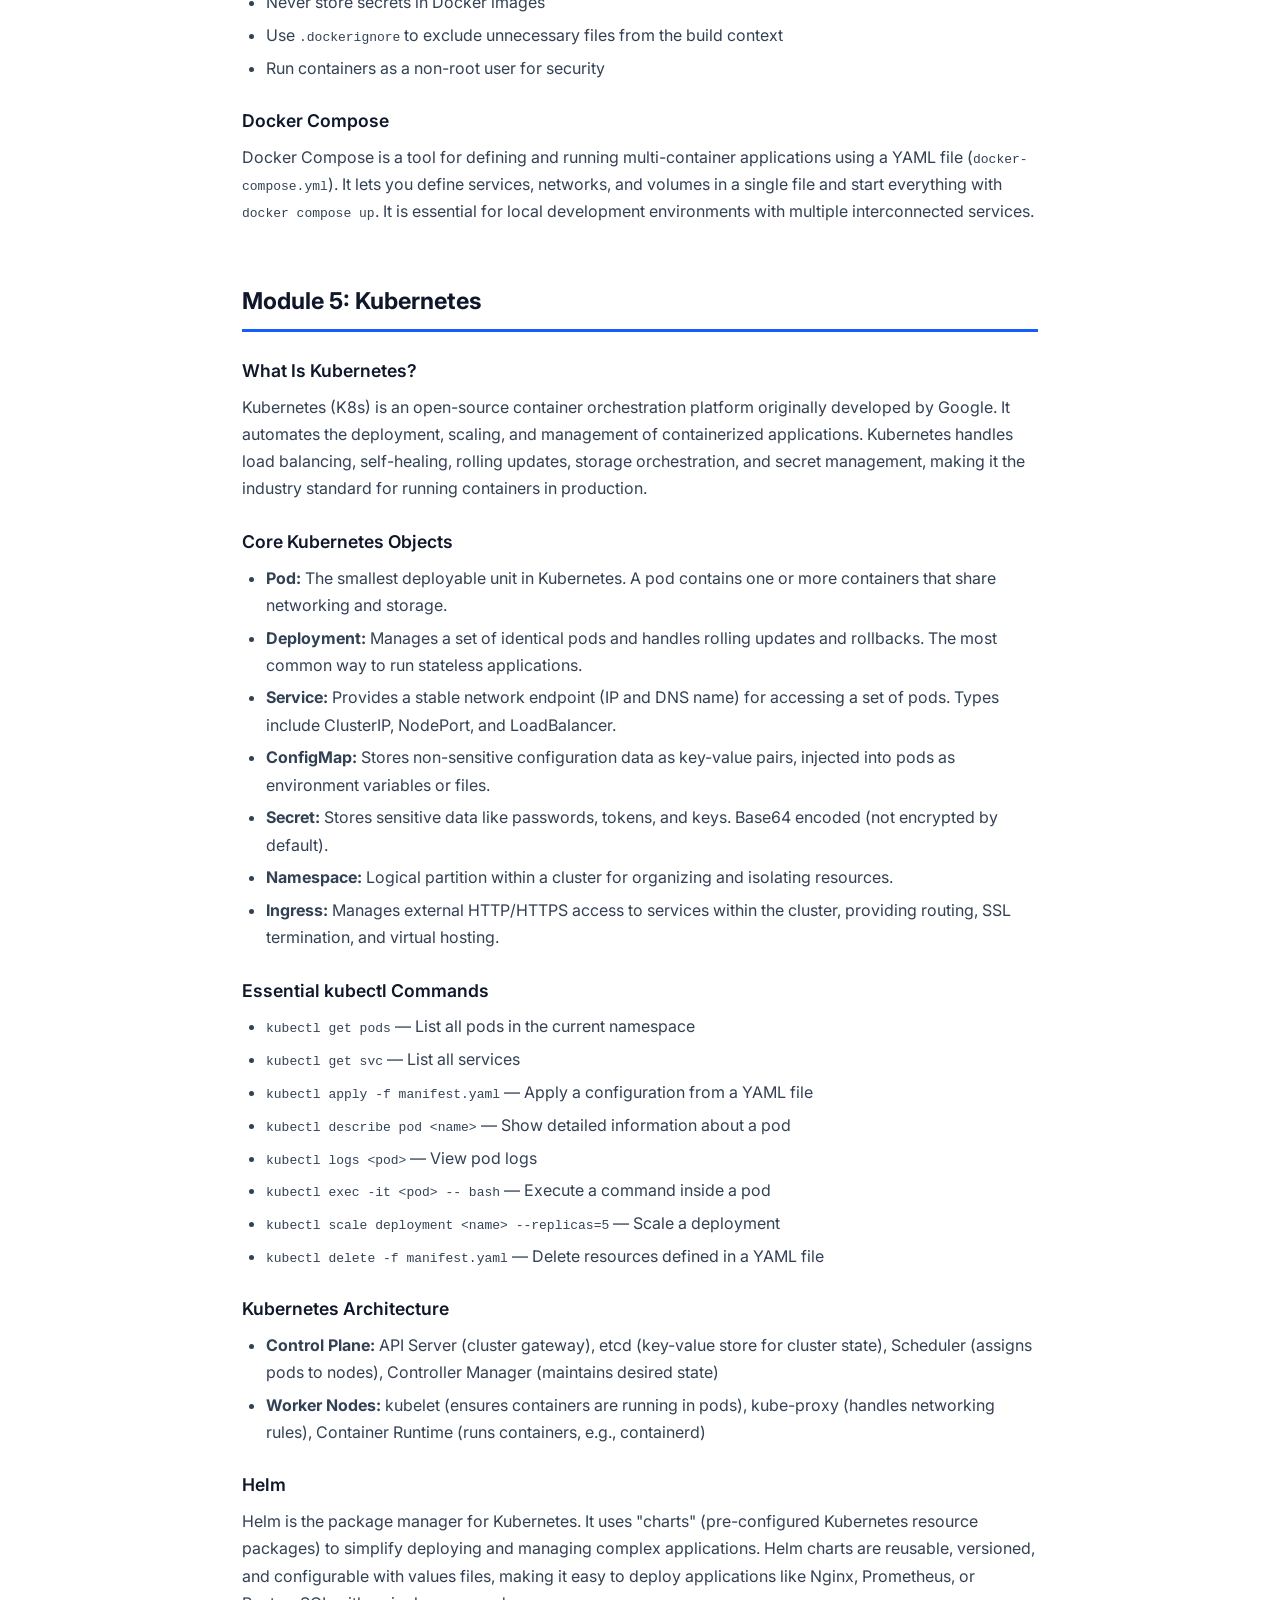
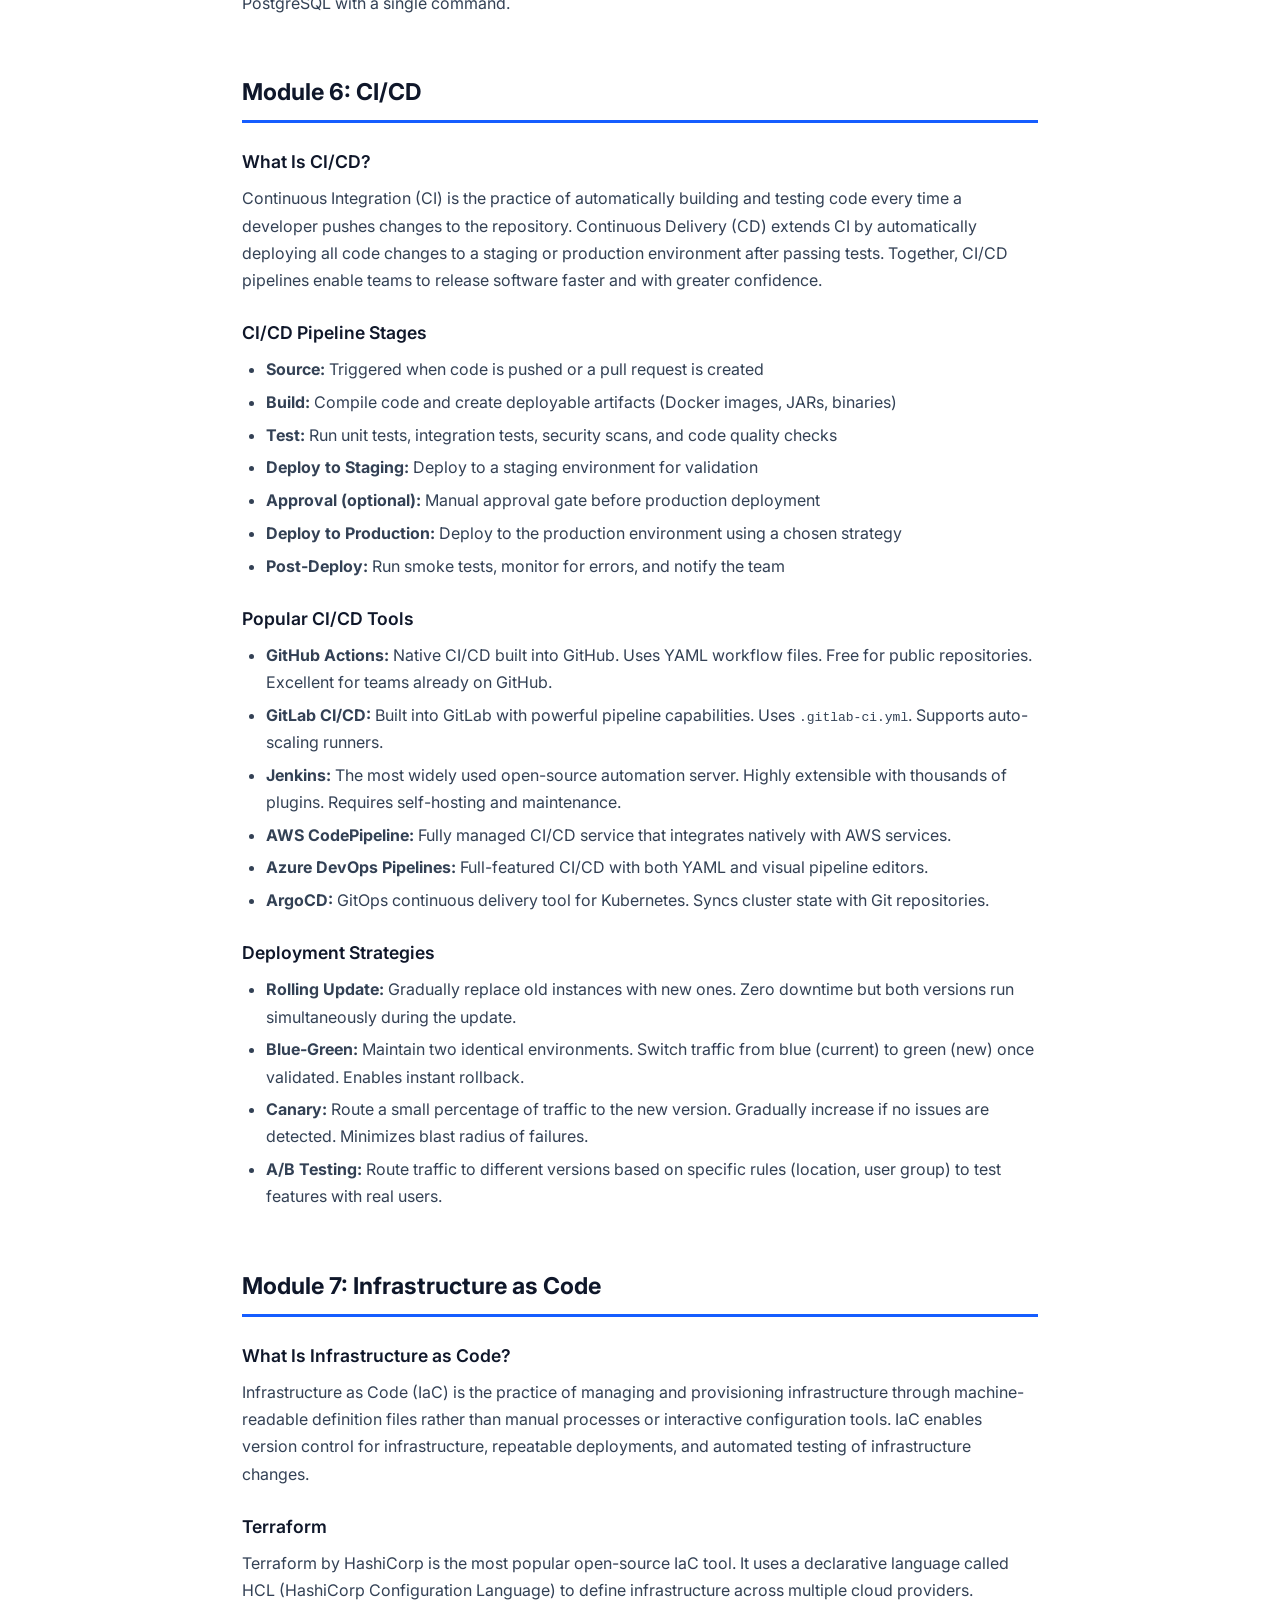
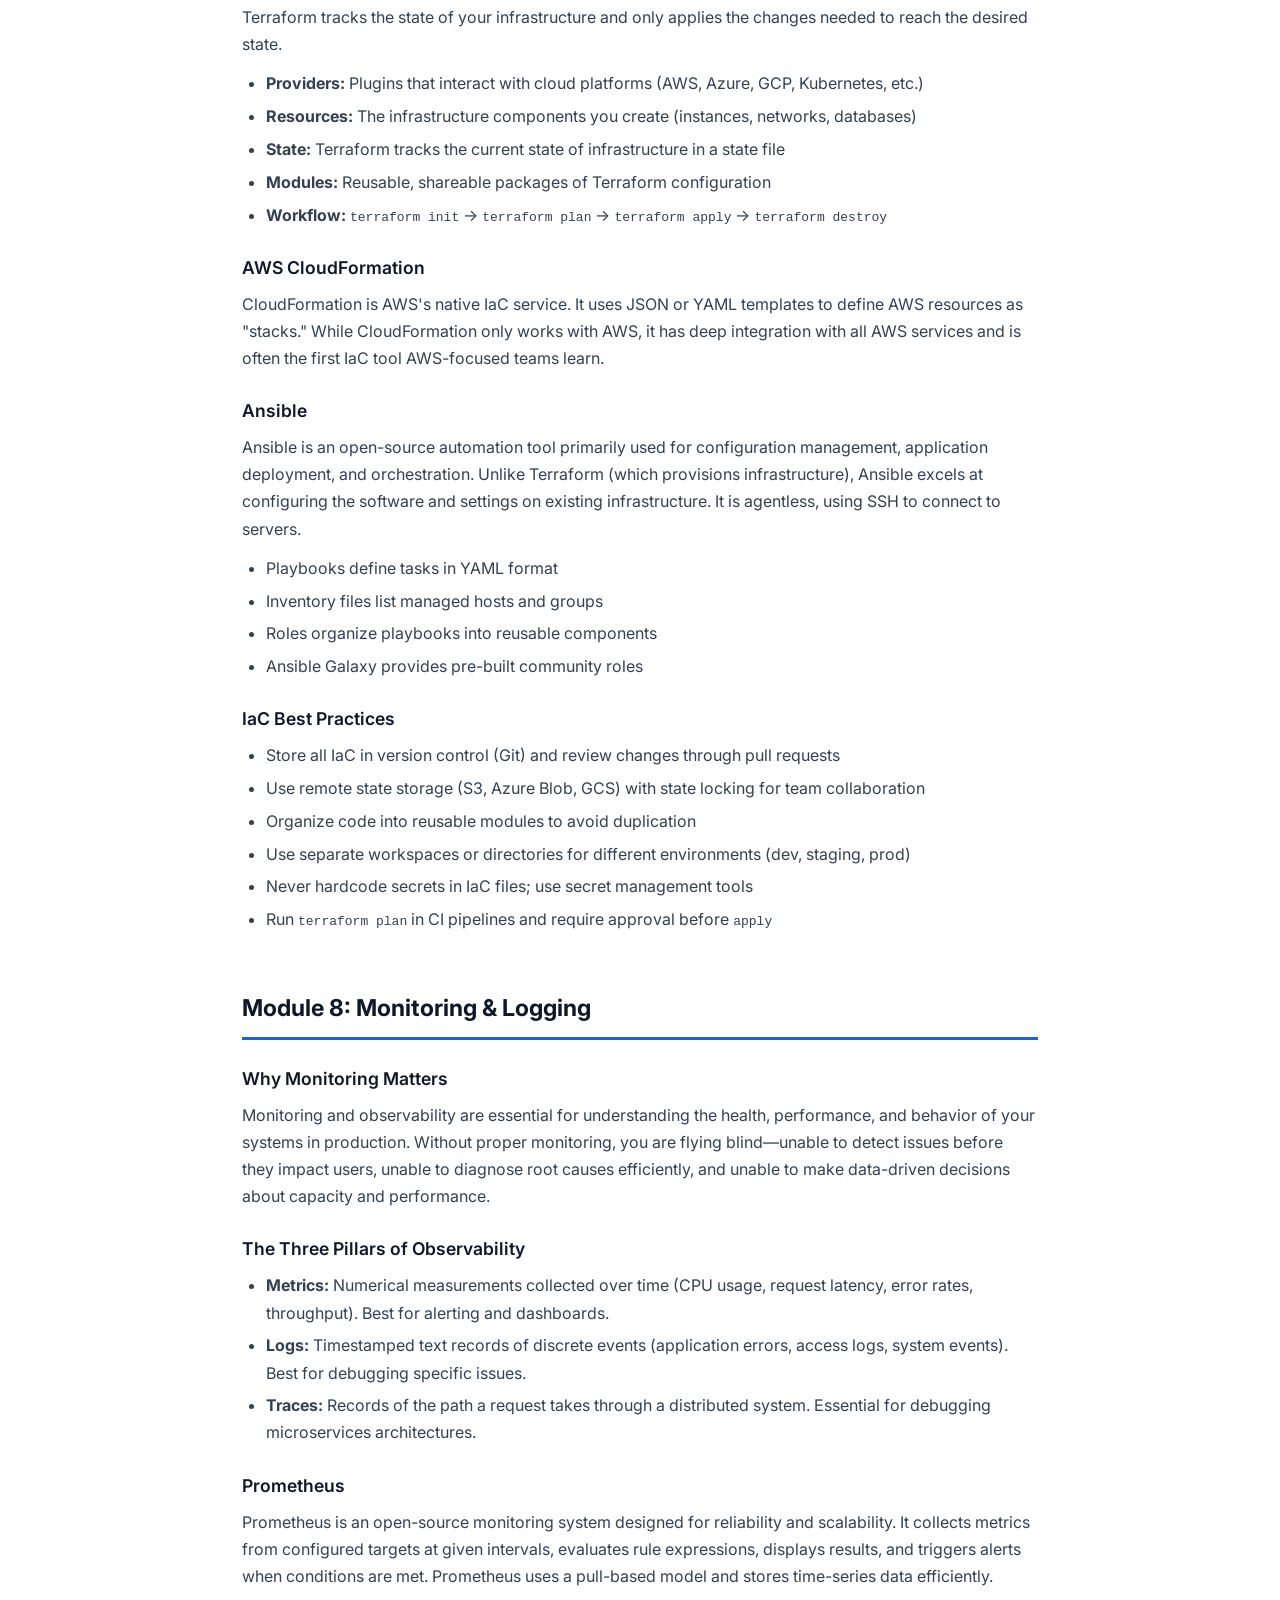
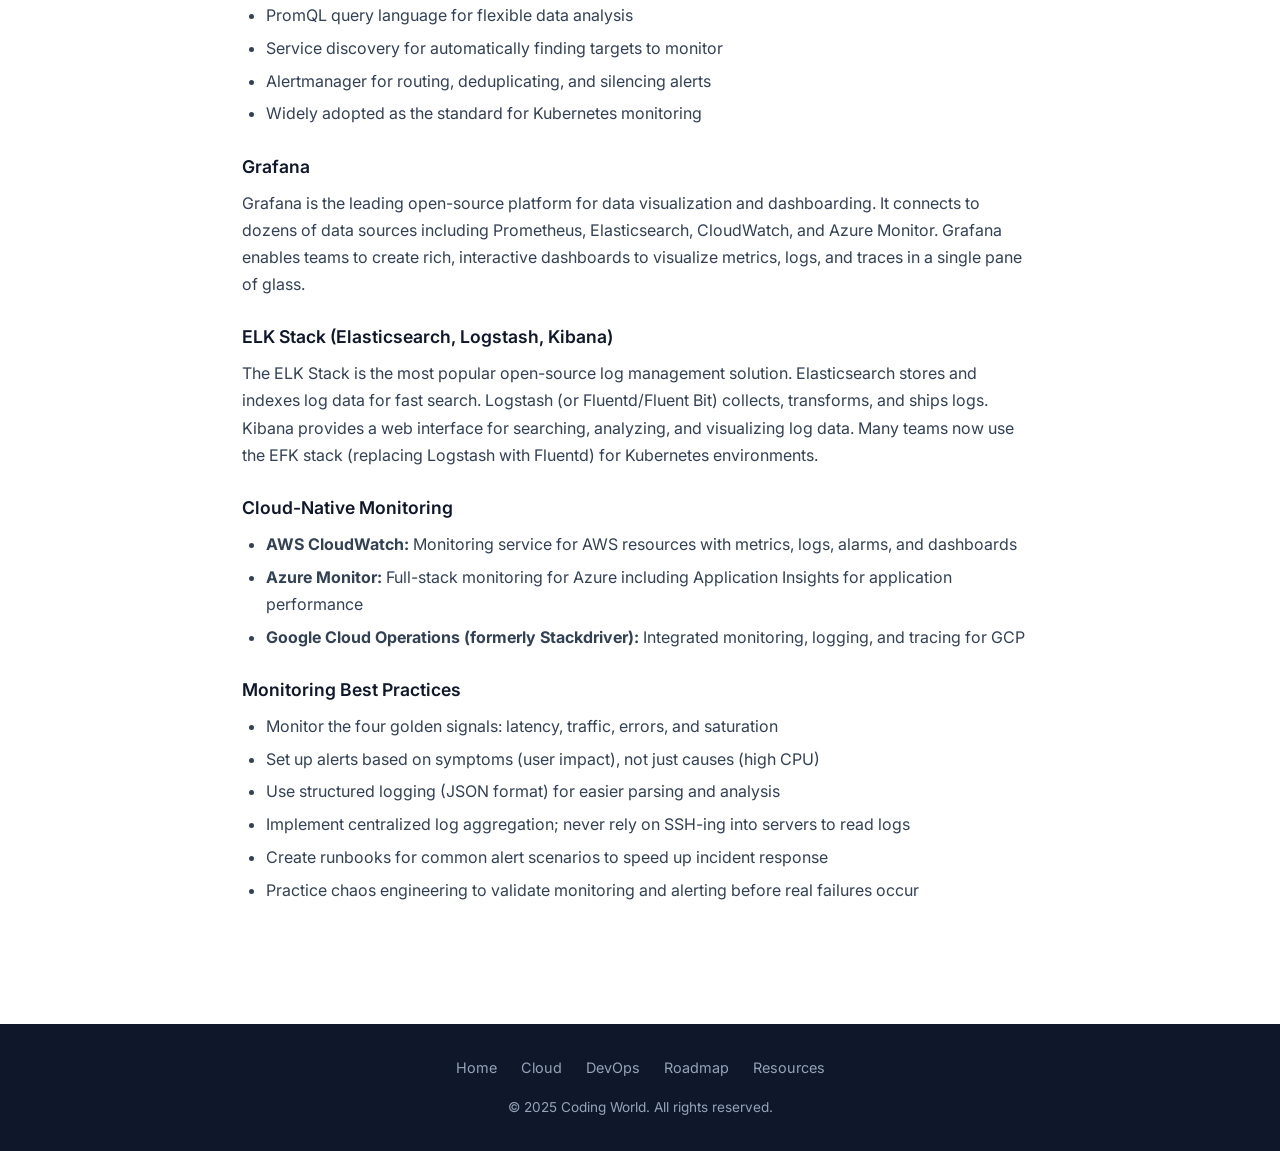
<file: devops.html>
<!DOCTYPE html>
<html lang="en">
<head>
  <meta charset="UTF-8">
  <meta name="viewport" content="width=device-width, initial-scale=1.0">
  <meta name="description" content="Learn DevOps from basics to advanced. Covers Linux, Git, Docker, Kubernetes, CI/CD, Terraform, and monitoring.">
  <title>DevOps Learning Path | Coding World</title>
  <link rel="preconnect" href="https://fonts.googleapis.com">
  <link rel="preconnect" href="https://fonts.gstatic.com" crossorigin>
  <link href="https://fonts.googleapis.com/css2?family=Inter:wght@400;500;600;700&display=swap" rel="stylesheet">
  <link rel="stylesheet" href="https://cdnjs.cloudflare.com/ajax/libs/font-awesome/6.5.1/css/all.min.css">
  <link rel="stylesheet" href="style.css">
</head>
<body>

  <nav class="navbar">
    <a href="index.html" class="logo">Coding<span>World</span></a>
    <ul class="nav-links">
      <li><a href="index.html">Home</a></li>
      <li><a href="cloud.html">Cloud</a></li>
      <li><a href="devops.html" class="active">DevOps</a></li>
      <li><a href="roadmap.html">Roadmap</a></li>
      <li><a href="resources.html">Resources</a></li>
    </ul>
    <button class="hamburger" aria-label="Toggle navigation">
      <span></span><span></span><span></span>
    </button>
  </nav>

  <header class="page-header">
    <h1><i class="fas fa-infinity"></i> DevOps Learning Path</h1>
    <p>Master the tools and practices that bridge development and operations</p>
  </header>

  <main class="content">

    <!-- MODULE 1 -->
    <section class="module" id="devops-fundamentals">
      <h2>Module 1: DevOps Fundamentals</h2>

      <h3>What Is DevOps?</h3>
      <p>DevOps is a set of practices, cultural philosophies, and tools that combines software development (Dev) and IT operations (Ops). It aims to shorten the systems development lifecycle while delivering features, fixes, and updates frequently and reliably. DevOps is not a tool or a job title—it is a culture and methodology.</p>

      <h3>Core Principles</h3>
      <ul>
        <li><strong>Culture of Collaboration:</strong> Break down silos between development, operations, and QA teams. Everyone shares responsibility for the product.</li>
        <li><strong>Automation:</strong> Automate repetitive tasks like testing, deployment, infrastructure provisioning, and monitoring to reduce human error and increase speed.</li>
        <li><strong>Continuous Improvement:</strong> Constantly measure, learn, and improve processes through feedback loops and retrospectives.</li>
        <li><strong>Infrastructure as Code:</strong> Manage infrastructure through version-controlled code rather than manual configuration.</li>
        <li><strong>Monitoring and Feedback:</strong> Continuously monitor applications and infrastructure to detect issues early and gather data for improvement.</li>
      </ul>

      <h3>The DevOps Lifecycle</h3>
      <p>The DevOps lifecycle is an infinite loop of interconnected phases that enable rapid, reliable software delivery:</p>
      <ul>
        <li><strong>Plan:</strong> Define features, prioritize work, and track progress using agile methodologies</li>
        <li><strong>Code:</strong> Write and review code collaboratively using version control</li>
        <li><strong>Build:</strong> Compile code, run unit tests, and create deployable artifacts</li>
        <li><strong>Test:</strong> Run automated tests including integration, performance, and security tests</li>
        <li><strong>Release:</strong> Approve and prepare artifacts for deployment to production</li>
        <li><strong>Deploy:</strong> Push changes to production using automated deployment strategies</li>
        <li><strong>Operate:</strong> Manage and maintain production infrastructure and applications</li>
        <li><strong>Monitor:</strong> Collect metrics, logs, and traces to understand system behavior and detect issues</li>
      </ul>
    </section>

    <!-- MODULE 2 -->
    <section class="module" id="linux">
      <h2>Module 2: Linux &amp; Scripting</h2>

      <h3>Why Linux Matters</h3>
      <p>Linux powers the vast majority of servers, cloud instances, and containers in the world. Understanding Linux is non-negotiable for any DevOps or cloud engineer. Most production systems, CI/CD agents, and container images run on Linux distributions like Ubuntu, CentOS, Amazon Linux, or Alpine.</p>

      <h3>Essential Linux Commands</h3>
      <ul>
        <li><strong>Navigation:</strong> <code>cd</code>, <code>ls</code>, <code>pwd</code>, <code>find</code>, <code>locate</code>, <code>tree</code></li>
        <li><strong>File Operations:</strong> <code>cp</code>, <code>mv</code>, <code>rm</code>, <code>mkdir</code>, <code>touch</code>, <code>cat</code>, <code>head</code>, <code>tail</code>, <code>less</code></li>
        <li><strong>Text Processing:</strong> <code>grep</code>, <code>sed</code>, <code>awk</code>, <code>cut</code>, <code>sort</code>, <code>uniq</code>, <code>wc</code></li>
        <li><strong>System Info:</strong> <code>top</code>, <code>htop</code>, <code>df</code>, <code>du</code>, <code>free</code>, <code>uname</code>, <code>uptime</code></li>
        <li><strong>Networking:</strong> <code>curl</code>, <code>wget</code>, <code>ping</code>, <code>netstat</code>, <code>ss</code>, <code>dig</code>, <code>nslookup</code>, <code>ip</code></li>
        <li><strong>Process Management:</strong> <code>ps</code>, <code>kill</code>, <code>systemctl</code>, <code>journalctl</code>, <code>cron</code></li>
      </ul>

      <h3>File Permissions and Ownership</h3>
      <p>Linux uses a permission system based on three levels: owner, group, and others. Each level can have read (r=4), write (w=2), and execute (x=1) permissions. Understanding permissions is critical for security and proper system administration.</p>
      <ul>
        <li><code>chmod 755 file.sh</code> — owner: rwx, group: r-x, others: r-x</li>
        <li><code>chown user:group file</code> — change file ownership</li>
        <li><code>sudo</code> — execute commands with superuser privileges</li>
      </ul>

      <h3>Shell Scripting (Bash)</h3>
      <p>Bash scripting is essential for automating repetitive tasks in DevOps. Every DevOps engineer should be able to write scripts for deployment, log rotation, backup, monitoring checks, and system maintenance.</p>
      <ul>
        <li>Variables, conditionals (<code>if/else</code>), loops (<code>for</code>, <code>while</code>), and functions</li>
        <li>Command substitution, piping (<code>|</code>), and redirection (<code>&gt;</code>, <code>&gt;&gt;</code>, <code>2&gt;</code>)</li>
        <li>Exit codes and error handling</li>
        <li>Reading input, processing files, and parsing command output</li>
        <li>Cron jobs for scheduling automated tasks</li>
      </ul>
    </section>

    <!-- MODULE 3 -->
    <section class="module" id="git">
      <h2>Module 3: Git &amp; Version Control</h2>

      <h3>Why Version Control?</h3>
      <p>Version control systems track every change made to code over time, allowing teams to collaborate without overwriting each other's work, review changes before merging, and roll back to any previous state if something goes wrong. Git is the industry-standard distributed version control system used by virtually every software team.</p>

      <h3>Core Git Concepts</h3>
      <ul>
        <li><strong>Repository:</strong> A directory tracked by Git containing all project files and the complete history of changes</li>
        <li><strong>Commit:</strong> A snapshot of your changes with a descriptive message. Each commit has a unique SHA hash.</li>
        <li><strong>Branch:</strong> An independent line of development. The default branch is usually called <code>main</code> or <code>master</code>.</li>
        <li><strong>Merge:</strong> Combining changes from one branch into another</li>
        <li><strong>Remote:</strong> A hosted copy of the repository (e.g., on GitHub, GitLab, or Bitbucket)</li>
        <li><strong>Clone:</strong> Creating a local copy of a remote repository</li>
      </ul>

      <h3>Essential Git Commands</h3>
      <ul>
        <li><code>git init</code> — Initialize a new repository</li>
        <li><code>git clone &lt;url&gt;</code> — Clone a remote repository</li>
        <li><code>git add .</code> — Stage all changes for commit</li>
        <li><code>git commit -m "message"</code> — Create a commit with a message</li>
        <li><code>git push origin main</code> — Push local commits to the remote repository</li>
        <li><code>git pull</code> — Fetch and merge changes from the remote</li>
        <li><code>git branch feature-x</code> — Create a new branch</li>
        <li><code>git checkout feature-x</code> — Switch to a branch</li>
        <li><code>git merge feature-x</code> — Merge a branch into the current branch</li>
        <li><code>git log --oneline</code> — View commit history</li>
        <li><code>git stash</code> — Temporarily save uncommitted changes</li>
        <li><code>git rebase</code> — Reapply commits on top of another branch</li>
      </ul>

      <h3>Branching Strategies</h3>
      <ul>
        <li><strong>Git Flow:</strong> Uses <code>main</code>, <code>develop</code>, <code>feature/*</code>, <code>release/*</code>, and <code>hotfix/*</code> branches. Best for projects with scheduled releases.</li>
        <li><strong>GitHub Flow:</strong> Simple model with <code>main</code> and short-lived feature branches. Every change goes through a pull request. Best for continuous deployment.</li>
        <li><strong>Trunk-Based Development:</strong> Developers commit directly to <code>main</code> (or short-lived branches). Requires robust automated testing. Used by high-performing teams.</li>
      </ul>

      <h3>Pull Requests and Code Review</h3>
      <p>Pull requests (PRs) or merge requests (MRs) are a mechanism for proposing changes, discussing them with teammates, and getting approval before merging into the main branch. Code reviews improve code quality, share knowledge, and catch bugs early. Every DevOps team should enforce code review as a standard practice.</p>
    </section>

    <!-- MODULE 4 -->
    <section class="module" id="docker">
      <h2>Module 4: Docker</h2>

      <h3>What Are Containers?</h3>
      <p>Containers are lightweight, standalone, executable packages that include everything needed to run a piece of software: the code, runtime, system tools, libraries, and settings. Unlike virtual machines, containers share the host operating system's kernel, making them much faster to start and more efficient with resources.</p>
      <p>Docker is the most popular containerization platform. It standardizes how applications are packaged, distributed, and run, solving the classic "it works on my machine" problem.</p>

      <h3>Core Docker Concepts</h3>
      <ul>
        <li><strong>Image:</strong> A read-only template containing the application and its dependencies. Built from a Dockerfile.</li>
        <li><strong>Container:</strong> A running instance of an image. Containers are ephemeral by default.</li>
        <li><strong>Dockerfile:</strong> A text file with instructions to build a Docker image (FROM, RUN, COPY, CMD, EXPOSE, etc.)</li>
        <li><strong>Registry:</strong> A storage and distribution system for Docker images. Docker Hub is the default public registry.</li>
        <li><strong>Volume:</strong> Persistent storage that survives container restarts and deletions</li>
        <li><strong>Network:</strong> Docker creates isolated networks for container communication</li>
      </ul>

      <h3>Essential Docker Commands</h3>
      <ul>
        <li><code>docker build -t myapp .</code> — Build an image from a Dockerfile</li>
        <li><code>docker run -d -p 8080:80 myapp</code> — Run a container in detached mode with port mapping</li>
        <li><code>docker ps</code> — List running containers</li>
        <li><code>docker stop &lt;id&gt;</code> — Stop a running container</li>
        <li><code>docker logs &lt;id&gt;</code> — View container logs</li>
        <li><code>docker exec -it &lt;id&gt; bash</code> — Open a shell inside a running container</li>
        <li><code>docker images</code> — List local images</li>
        <li><code>docker push</code> / <code>docker pull</code> — Push and pull images from a registry</li>
      </ul>

      <h3>Dockerfile Best Practices</h3>
      <ul>
        <li>Use minimal base images (Alpine Linux is only 5MB)</li>
        <li>Leverage multi-stage builds to keep final images small</li>
        <li>Order instructions from least to most frequently changing to maximize layer caching</li>
        <li>Never store secrets in Docker images</li>
        <li>Use <code>.dockerignore</code> to exclude unnecessary files from the build context</li>
        <li>Run containers as a non-root user for security</li>
      </ul>

      <h3>Docker Compose</h3>
      <p>Docker Compose is a tool for defining and running multi-container applications using a YAML file (<code>docker-compose.yml</code>). It lets you define services, networks, and volumes in a single file and start everything with <code>docker compose up</code>. It is essential for local development environments with multiple interconnected services.</p>
    </section>

    <!-- MODULE 5 -->
    <section class="module" id="kubernetes">
      <h2>Module 5: Kubernetes</h2>

      <h3>What Is Kubernetes?</h3>
      <p>Kubernetes (K8s) is an open-source container orchestration platform originally developed by Google. It automates the deployment, scaling, and management of containerized applications. Kubernetes handles load balancing, self-healing, rolling updates, storage orchestration, and secret management, making it the industry standard for running containers in production.</p>

      <h3>Core Kubernetes Objects</h3>
      <ul>
        <li><strong>Pod:</strong> The smallest deployable unit in Kubernetes. A pod contains one or more containers that share networking and storage.</li>
        <li><strong>Deployment:</strong> Manages a set of identical pods and handles rolling updates and rollbacks. The most common way to run stateless applications.</li>
        <li><strong>Service:</strong> Provides a stable network endpoint (IP and DNS name) for accessing a set of pods. Types include ClusterIP, NodePort, and LoadBalancer.</li>
        <li><strong>ConfigMap:</strong> Stores non-sensitive configuration data as key-value pairs, injected into pods as environment variables or files.</li>
        <li><strong>Secret:</strong> Stores sensitive data like passwords, tokens, and keys. Base64 encoded (not encrypted by default).</li>
        <li><strong>Namespace:</strong> Logical partition within a cluster for organizing and isolating resources.</li>
        <li><strong>Ingress:</strong> Manages external HTTP/HTTPS access to services within the cluster, providing routing, SSL termination, and virtual hosting.</li>
      </ul>

      <h3>Essential kubectl Commands</h3>
      <ul>
        <li><code>kubectl get pods</code> — List all pods in the current namespace</li>
        <li><code>kubectl get svc</code> — List all services</li>
        <li><code>kubectl apply -f manifest.yaml</code> — Apply a configuration from a YAML file</li>
        <li><code>kubectl describe pod &lt;name&gt;</code> — Show detailed information about a pod</li>
        <li><code>kubectl logs &lt;pod&gt;</code> — View pod logs</li>
        <li><code>kubectl exec -it &lt;pod&gt; -- bash</code> — Execute a command inside a pod</li>
        <li><code>kubectl scale deployment &lt;name&gt; --replicas=5</code> — Scale a deployment</li>
        <li><code>kubectl delete -f manifest.yaml</code> — Delete resources defined in a YAML file</li>
      </ul>

      <h3>Kubernetes Architecture</h3>
      <ul>
        <li><strong>Control Plane:</strong> API Server (cluster gateway), etcd (key-value store for cluster state), Scheduler (assigns pods to nodes), Controller Manager (maintains desired state)</li>
        <li><strong>Worker Nodes:</strong> kubelet (ensures containers are running in pods), kube-proxy (handles networking rules), Container Runtime (runs containers, e.g., containerd)</li>
      </ul>

      <h3>Helm</h3>
      <p>Helm is the package manager for Kubernetes. It uses "charts" (pre-configured Kubernetes resource packages) to simplify deploying and managing complex applications. Helm charts are reusable, versioned, and configurable with values files, making it easy to deploy applications like Nginx, Prometheus, or PostgreSQL with a single command.</p>
    </section>

    <!-- MODULE 6 -->
    <section class="module" id="cicd">
      <h2>Module 6: CI/CD</h2>

      <h3>What Is CI/CD?</h3>
      <p>Continuous Integration (CI) is the practice of automatically building and testing code every time a developer pushes changes to the repository. Continuous Delivery (CD) extends CI by automatically deploying all code changes to a staging or production environment after passing tests. Together, CI/CD pipelines enable teams to release software faster and with greater confidence.</p>

      <h3>CI/CD Pipeline Stages</h3>
      <ul>
        <li><strong>Source:</strong> Triggered when code is pushed or a pull request is created</li>
        <li><strong>Build:</strong> Compile code and create deployable artifacts (Docker images, JARs, binaries)</li>
        <li><strong>Test:</strong> Run unit tests, integration tests, security scans, and code quality checks</li>
        <li><strong>Deploy to Staging:</strong> Deploy to a staging environment for validation</li>
        <li><strong>Approval (optional):</strong> Manual approval gate before production deployment</li>
        <li><strong>Deploy to Production:</strong> Deploy to the production environment using a chosen strategy</li>
        <li><strong>Post-Deploy:</strong> Run smoke tests, monitor for errors, and notify the team</li>
      </ul>

      <h3>Popular CI/CD Tools</h3>
      <ul>
        <li><strong>GitHub Actions:</strong> Native CI/CD built into GitHub. Uses YAML workflow files. Free for public repositories. Excellent for teams already on GitHub.</li>
        <li><strong>GitLab CI/CD:</strong> Built into GitLab with powerful pipeline capabilities. Uses <code>.gitlab-ci.yml</code>. Supports auto-scaling runners.</li>
        <li><strong>Jenkins:</strong> The most widely used open-source automation server. Highly extensible with thousands of plugins. Requires self-hosting and maintenance.</li>
        <li><strong>AWS CodePipeline:</strong> Fully managed CI/CD service that integrates natively with AWS services.</li>
        <li><strong>Azure DevOps Pipelines:</strong> Full-featured CI/CD with both YAML and visual pipeline editors.</li>
        <li><strong>ArgoCD:</strong> GitOps continuous delivery tool for Kubernetes. Syncs cluster state with Git repositories.</li>
      </ul>

      <h3>Deployment Strategies</h3>
      <ul>
        <li><strong>Rolling Update:</strong> Gradually replace old instances with new ones. Zero downtime but both versions run simultaneously during the update.</li>
        <li><strong>Blue-Green:</strong> Maintain two identical environments. Switch traffic from blue (current) to green (new) once validated. Enables instant rollback.</li>
        <li><strong>Canary:</strong> Route a small percentage of traffic to the new version. Gradually increase if no issues are detected. Minimizes blast radius of failures.</li>
        <li><strong>A/B Testing:</strong> Route traffic to different versions based on specific rules (location, user group) to test features with real users.</li>
      </ul>
    </section>

    <!-- MODULE 7 -->
    <section class="module" id="iac">
      <h2>Module 7: Infrastructure as Code</h2>

      <h3>What Is Infrastructure as Code?</h3>
      <p>Infrastructure as Code (IaC) is the practice of managing and provisioning infrastructure through machine-readable definition files rather than manual processes or interactive configuration tools. IaC enables version control for infrastructure, repeatable deployments, and automated testing of infrastructure changes.</p>

      <h3>Terraform</h3>
      <p>Terraform by HashiCorp is the most popular open-source IaC tool. It uses a declarative language called HCL (HashiCorp Configuration Language) to define infrastructure across multiple cloud providers. Terraform tracks the state of your infrastructure and only applies the changes needed to reach the desired state.</p>
      <ul>
        <li><strong>Providers:</strong> Plugins that interact with cloud platforms (AWS, Azure, GCP, Kubernetes, etc.)</li>
        <li><strong>Resources:</strong> The infrastructure components you create (instances, networks, databases)</li>
        <li><strong>State:</strong> Terraform tracks the current state of infrastructure in a state file</li>
        <li><strong>Modules:</strong> Reusable, shareable packages of Terraform configuration</li>
        <li><strong>Workflow:</strong> <code>terraform init</code> → <code>terraform plan</code> → <code>terraform apply</code> → <code>terraform destroy</code></li>
      </ul>

      <h3>AWS CloudFormation</h3>
      <p>CloudFormation is AWS's native IaC service. It uses JSON or YAML templates to define AWS resources as "stacks." While CloudFormation only works with AWS, it has deep integration with all AWS services and is often the first IaC tool AWS-focused teams learn.</p>

      <h3>Ansible</h3>
      <p>Ansible is an open-source automation tool primarily used for configuration management, application deployment, and orchestration. Unlike Terraform (which provisions infrastructure), Ansible excels at configuring the software and settings on existing infrastructure. It is agentless, using SSH to connect to servers.</p>
      <ul>
        <li>Playbooks define tasks in YAML format</li>
        <li>Inventory files list managed hosts and groups</li>
        <li>Roles organize playbooks into reusable components</li>
        <li>Ansible Galaxy provides pre-built community roles</li>
      </ul>

      <h3>IaC Best Practices</h3>
      <ul>
        <li>Store all IaC in version control (Git) and review changes through pull requests</li>
        <li>Use remote state storage (S3, Azure Blob, GCS) with state locking for team collaboration</li>
        <li>Organize code into reusable modules to avoid duplication</li>
        <li>Use separate workspaces or directories for different environments (dev, staging, prod)</li>
        <li>Never hardcode secrets in IaC files; use secret management tools</li>
        <li>Run <code>terraform plan</code> in CI pipelines and require approval before <code>apply</code></li>
      </ul>
    </section>

    <!-- MODULE 8 -->
    <section class="module" id="monitoring">
      <h2>Module 8: Monitoring &amp; Logging</h2>

      <h3>Why Monitoring Matters</h3>
      <p>Monitoring and observability are essential for understanding the health, performance, and behavior of your systems in production. Without proper monitoring, you are flying blind—unable to detect issues before they impact users, unable to diagnose root causes efficiently, and unable to make data-driven decisions about capacity and performance.</p>

      <h3>The Three Pillars of Observability</h3>
      <ul>
        <li><strong>Metrics:</strong> Numerical measurements collected over time (CPU usage, request latency, error rates, throughput). Best for alerting and dashboards.</li>
        <li><strong>Logs:</strong> Timestamped text records of discrete events (application errors, access logs, system events). Best for debugging specific issues.</li>
        <li><strong>Traces:</strong> Records of the path a request takes through a distributed system. Essential for debugging microservices architectures.</li>
      </ul>

      <h3>Prometheus</h3>
      <p>Prometheus is an open-source monitoring system designed for reliability and scalability. It collects metrics from configured targets at given intervals, evaluates rule expressions, displays results, and triggers alerts when conditions are met. Prometheus uses a pull-based model and stores time-series data efficiently.</p>
      <ul>
        <li>PromQL query language for flexible data analysis</li>
        <li>Service discovery for automatically finding targets to monitor</li>
        <li>Alertmanager for routing, deduplicating, and silencing alerts</li>
        <li>Widely adopted as the standard for Kubernetes monitoring</li>
      </ul>

      <h3>Grafana</h3>
      <p>Grafana is the leading open-source platform for data visualization and dashboarding. It connects to dozens of data sources including Prometheus, Elasticsearch, CloudWatch, and Azure Monitor. Grafana enables teams to create rich, interactive dashboards to visualize metrics, logs, and traces in a single pane of glass.</p>

      <h3>ELK Stack (Elasticsearch, Logstash, Kibana)</h3>
      <p>The ELK Stack is the most popular open-source log management solution. Elasticsearch stores and indexes log data for fast search. Logstash (or Fluentd/Fluent Bit) collects, transforms, and ships logs. Kibana provides a web interface for searching, analyzing, and visualizing log data. Many teams now use the EFK stack (replacing Logstash with Fluentd) for Kubernetes environments.</p>

      <h3>Cloud-Native Monitoring</h3>
      <ul>
        <li><strong>AWS CloudWatch:</strong> Monitoring service for AWS resources with metrics, logs, alarms, and dashboards</li>
        <li><strong>Azure Monitor:</strong> Full-stack monitoring for Azure including Application Insights for application performance</li>
        <li><strong>Google Cloud Operations (formerly Stackdriver):</strong> Integrated monitoring, logging, and tracing for GCP</li>
      </ul>

      <h3>Monitoring Best Practices</h3>
      <ul>
        <li>Monitor the four golden signals: latency, traffic, errors, and saturation</li>
        <li>Set up alerts based on symptoms (user impact), not just causes (high CPU)</li>
        <li>Use structured logging (JSON format) for easier parsing and analysis</li>
        <li>Implement centralized log aggregation; never rely on SSH-ing into servers to read logs</li>
        <li>Create runbooks for common alert scenarios to speed up incident response</li>
        <li>Practice chaos engineering to validate monitoring and alerting before real failures occur</li>
      </ul>
    </section>

  </main>

  <footer class="footer">
    <div class="footer-links">
      <a href="index.html">Home</a>
      <a href="cloud.html">Cloud</a>
      <a href="devops.html">DevOps</a>
      <a href="roadmap.html">Roadmap</a>
      <a href="resources.html">Resources</a>
    </div>
    <p>&copy; 2025 Coding World. All rights reserved.</p>
  </footer>

  <button class="back-to-top" aria-label="Back to top"><i class="fas fa-arrow-up"></i></button>
  <script src="script.js"></script>
</body>
</html>
</file>
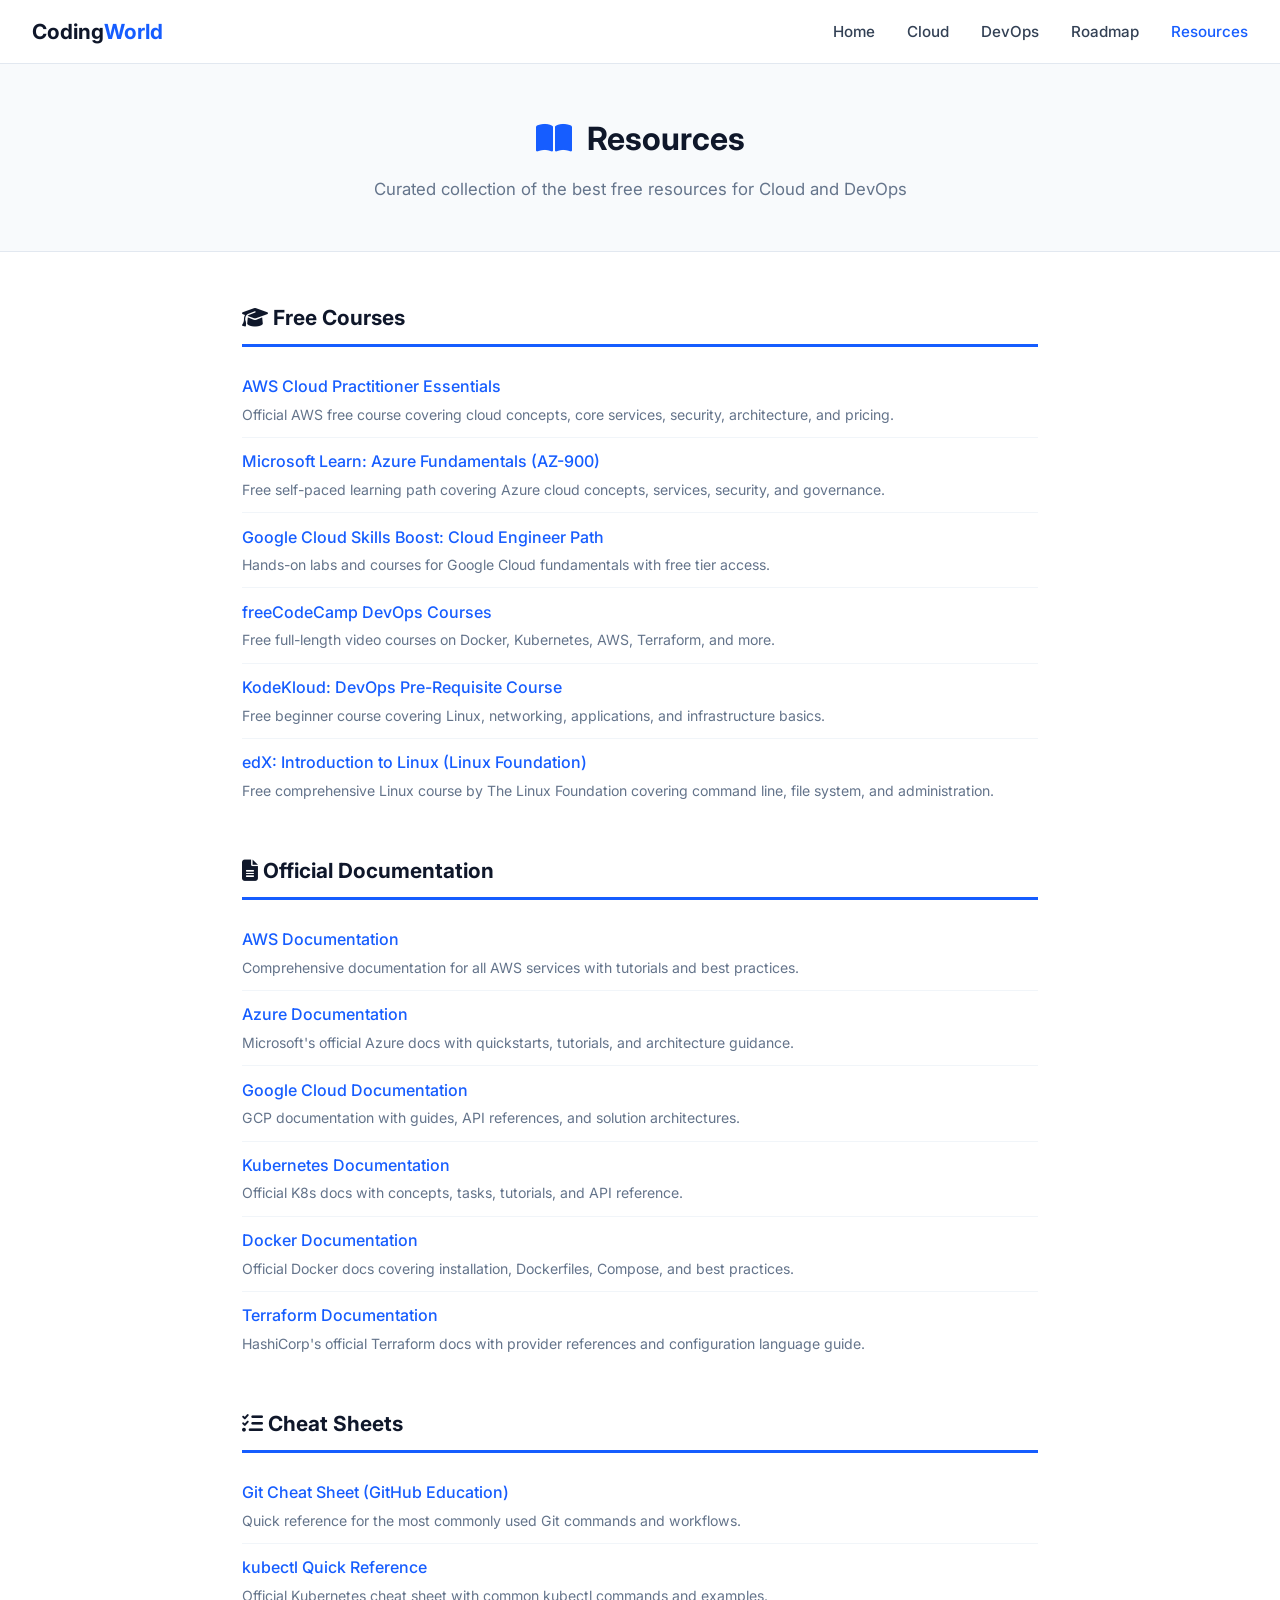
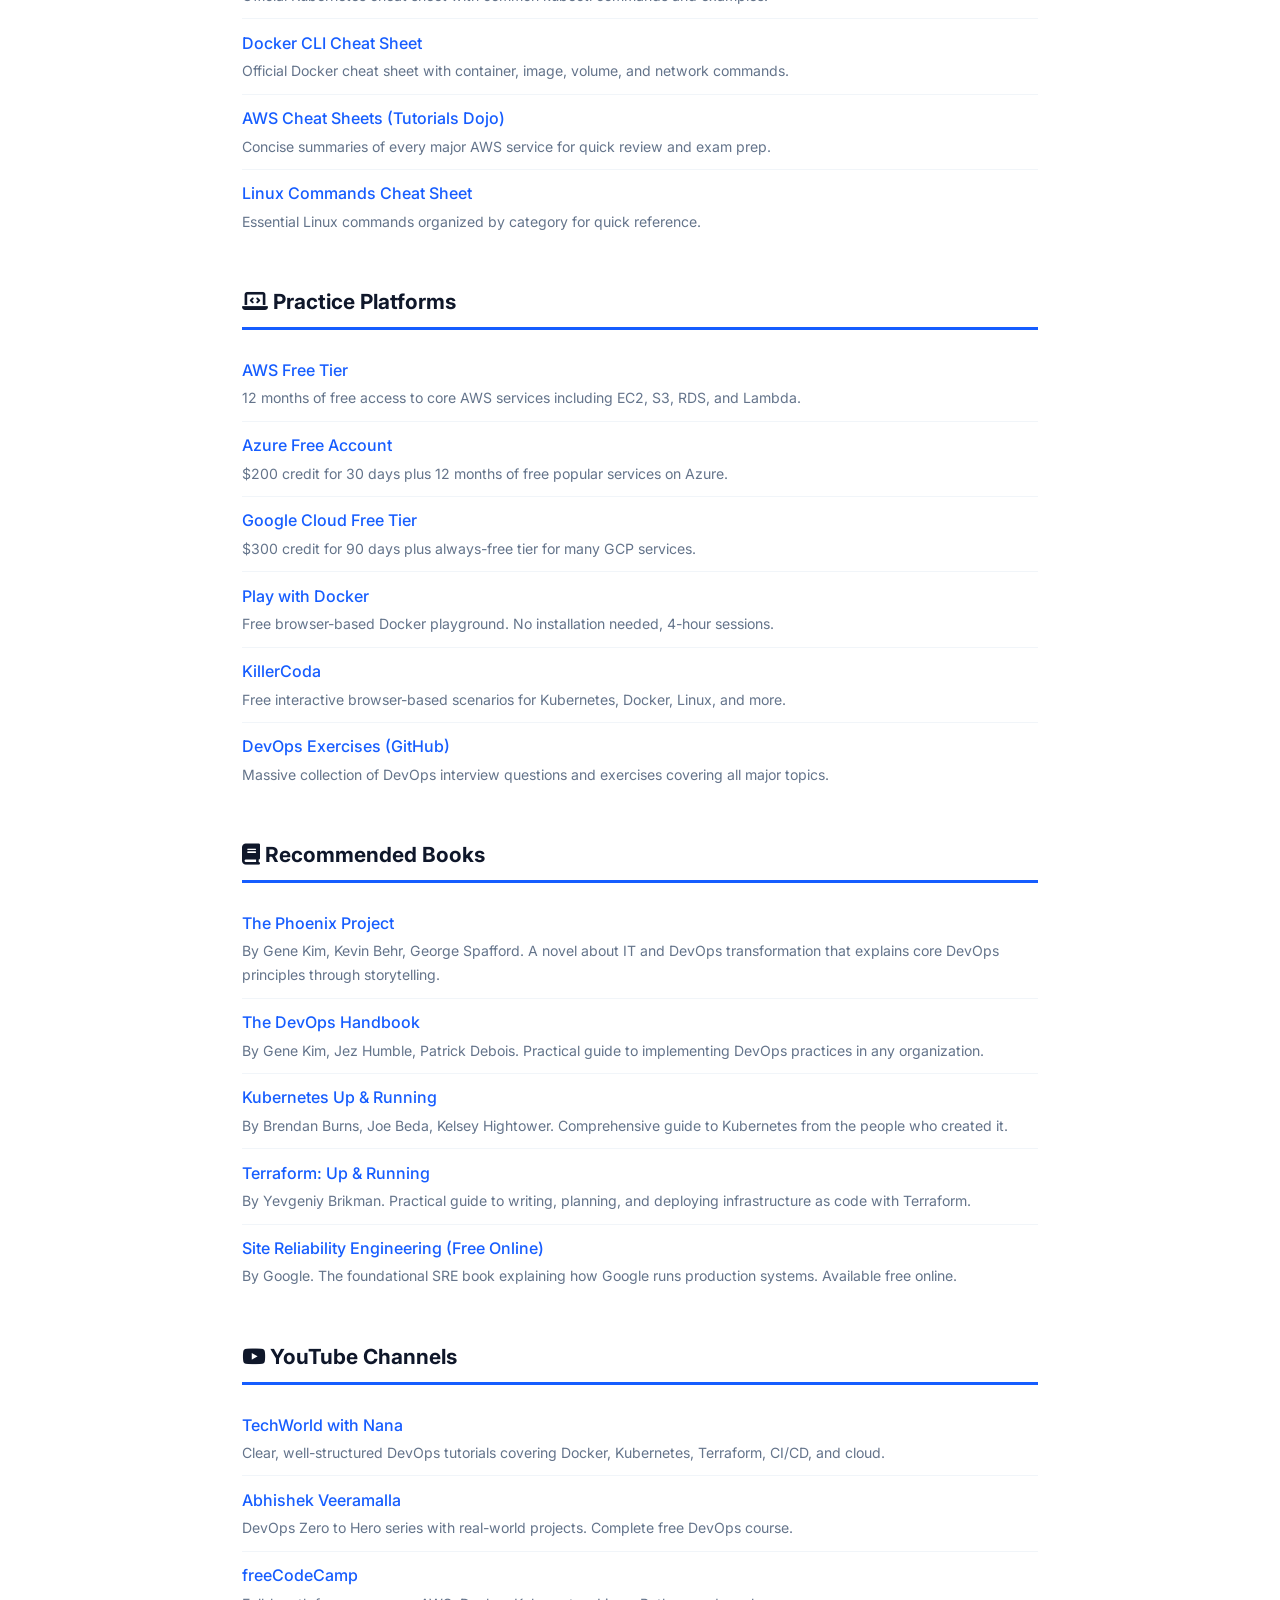
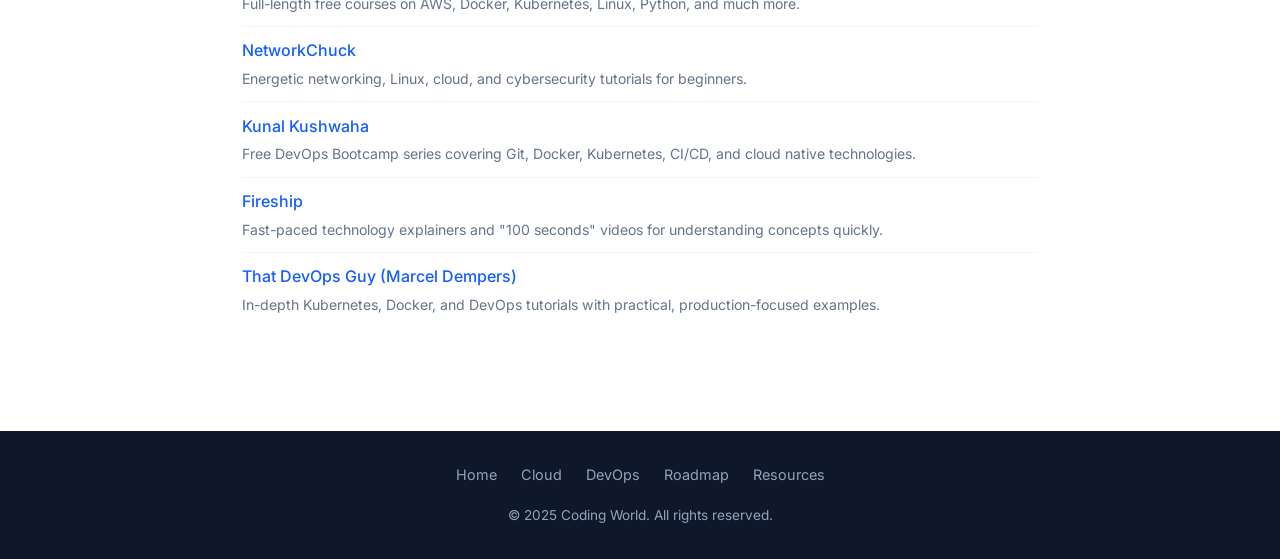
<file: resources.html>
<!DOCTYPE html>
<html lang="en">
<head>
  <meta charset="UTF-8">
  <meta name="viewport" content="width=device-width, initial-scale=1.0">
  <meta name="description" content="Curated list of the best free resources for learning Cloud Computing and DevOps.">
  <title>Resources | Coding World</title>
  <link rel="preconnect" href="https://fonts.googleapis.com">
  <link rel="preconnect" href="https://fonts.gstatic.com" crossorigin>
  <link href="https://fonts.googleapis.com/css2?family=Inter:wght@400;500;600;700&display=swap" rel="stylesheet">
  <link rel="stylesheet" href="https://cdnjs.cloudflare.com/ajax/libs/font-awesome/6.5.1/css/all.min.css">
  <link rel="stylesheet" href="style.css">
</head>
<body>

  <nav class="navbar">
    <a href="index.html" class="logo">Coding<span>World</span></a>
    <ul class="nav-links">
      <li><a href="index.html">Home</a></li>
      <li><a href="cloud.html">Cloud</a></li>
      <li><a href="devops.html">DevOps</a></li>
      <li><a href="roadmap.html">Roadmap</a></li>
      <li><a href="resources.html" class="active">Resources</a></li>
    </ul>
    <button class="hamburger" aria-label="Toggle navigation">
      <span></span><span></span><span></span>
    </button>
  </nav>

  <header class="page-header">
    <h1><i class="fas fa-book-open"></i> Resources</h1>
    <p>Curated collection of the best free resources for Cloud and DevOps</p>
  </header>

  <main class="content">

    <!-- FREE COURSES -->
    <div class="resource-category">
      <h2><i class="fas fa-graduation-cap"></i> Free Courses</h2>
      <ul class="resource-list">
        <li>
          <a href="https://explore.skillbuilder.aws/learn/course/external/view/elearning/134/aws-cloud-practitioner-essentials" target="_blank" rel="noopener">AWS Cloud Practitioner Essentials</a>
          <span class="desc">Official AWS free course covering cloud concepts, core services, security, architecture, and pricing.</span>
        </li>
        <li>
          <a href="https://learn.microsoft.com/en-us/training/paths/az-900-describe-cloud-concepts/" target="_blank" rel="noopener">Microsoft Learn: Azure Fundamentals (AZ-900)</a>
          <span class="desc">Free self-paced learning path covering Azure cloud concepts, services, security, and governance.</span>
        </li>
        <li>
          <a href="https://www.cloudskillsboost.google/paths/9" target="_blank" rel="noopener">Google Cloud Skills Boost: Cloud Engineer Path</a>
          <span class="desc">Hands-on labs and courses for Google Cloud fundamentals with free tier access.</span>
        </li>
        <li>
          <a href="https://www.freecodecamp.org/news/tag/devops/" target="_blank" rel="noopener">freeCodeCamp DevOps Courses</a>
          <span class="desc">Free full-length video courses on Docker, Kubernetes, AWS, Terraform, and more.</span>
        </li>
        <li>
          <a href="https://kodekloud.com/courses/devops-pre-requisite-course/" target="_blank" rel="noopener">KodeKloud: DevOps Pre-Requisite Course</a>
          <span class="desc">Free beginner course covering Linux, networking, applications, and infrastructure basics.</span>
        </li>
        <li>
          <a href="https://www.edx.org/learn/linux/the-linux-foundation-introduction-to-linux" target="_blank" rel="noopener">edX: Introduction to Linux (Linux Foundation)</a>
          <span class="desc">Free comprehensive Linux course by The Linux Foundation covering command line, file system, and administration.</span>
        </li>
      </ul>
    </div>

    <!-- DOCUMENTATION -->
    <div class="resource-category">
      <h2><i class="fas fa-file-alt"></i> Official Documentation</h2>
      <ul class="resource-list">
        <li>
          <a href="https://docs.aws.amazon.com/" target="_blank" rel="noopener">AWS Documentation</a>
          <span class="desc">Comprehensive documentation for all AWS services with tutorials and best practices.</span>
        </li>
        <li>
          <a href="https://learn.microsoft.com/en-us/azure/" target="_blank" rel="noopener">Azure Documentation</a>
          <span class="desc">Microsoft's official Azure docs with quickstarts, tutorials, and architecture guidance.</span>
        </li>
        <li>
          <a href="https://cloud.google.com/docs" target="_blank" rel="noopener">Google Cloud Documentation</a>
          <span class="desc">GCP documentation with guides, API references, and solution architectures.</span>
        </li>
        <li>
          <a href="https://kubernetes.io/docs/home/" target="_blank" rel="noopener">Kubernetes Documentation</a>
          <span class="desc">Official K8s docs with concepts, tasks, tutorials, and API reference.</span>
        </li>
        <li>
          <a href="https://docs.docker.com/" target="_blank" rel="noopener">Docker Documentation</a>
          <span class="desc">Official Docker docs covering installation, Dockerfiles, Compose, and best practices.</span>
        </li>
        <li>
          <a href="https://developer.hashicorp.com/terraform/docs" target="_blank" rel="noopener">Terraform Documentation</a>
          <span class="desc">HashiCorp's official Terraform docs with provider references and configuration language guide.</span>
        </li>
      </ul>
    </div>

    <!-- CHEAT SHEETS -->
    <div class="resource-category">
      <h2><i class="fas fa-list-check"></i> Cheat Sheets</h2>
      <ul class="resource-list">
        <li>
          <a href="https://education.github.com/git-cheat-sheet-education.pdf" target="_blank" rel="noopener">Git Cheat Sheet (GitHub Education)</a>
          <span class="desc">Quick reference for the most commonly used Git commands and workflows.</span>
        </li>
        <li>
          <a href="https://kubernetes.io/docs/reference/kubectl/quick-reference/" target="_blank" rel="noopener">kubectl Quick Reference</a>
          <span class="desc">Official Kubernetes cheat sheet with common kubectl commands and examples.</span>
        </li>
        <li>
          <a href="https://docs.docker.com/get-started/docker_cheatsheet.pdf" target="_blank" rel="noopener">Docker CLI Cheat Sheet</a>
          <span class="desc">Official Docker cheat sheet with container, image, volume, and network commands.</span>
        </li>
        <li>
          <a href="https://tutorialsdojo.com/aws-cheat-sheets/" target="_blank" rel="noopener">AWS Cheat Sheets (Tutorials Dojo)</a>
          <span class="desc">Concise summaries of every major AWS service for quick review and exam prep.</span>
        </li>
        <li>
          <a href="https://www.linuxtrainingacademy.com/linux-commands-cheat-sheet/" target="_blank" rel="noopener">Linux Commands Cheat Sheet</a>
          <span class="desc">Essential Linux commands organized by category for quick reference.</span>
        </li>
      </ul>
    </div>

    <!-- PRACTICE PLATFORMS -->
    <div class="resource-category">
      <h2><i class="fas fa-laptop-code"></i> Practice Platforms</h2>
      <ul class="resource-list">
        <li>
          <a href="https://aws.amazon.com/free/" target="_blank" rel="noopener">AWS Free Tier</a>
          <span class="desc">12 months of free access to core AWS services including EC2, S3, RDS, and Lambda.</span>
        </li>
        <li>
          <a href="https://azure.microsoft.com/en-us/free/" target="_blank" rel="noopener">Azure Free Account</a>
          <span class="desc">$200 credit for 30 days plus 12 months of free popular services on Azure.</span>
        </li>
        <li>
          <a href="https://cloud.google.com/free" target="_blank" rel="noopener">Google Cloud Free Tier</a>
          <span class="desc">$300 credit for 90 days plus always-free tier for many GCP services.</span>
        </li>
        <li>
          <a href="https://labs.play-with-docker.com/" target="_blank" rel="noopener">Play with Docker</a>
          <span class="desc">Free browser-based Docker playground. No installation needed, 4-hour sessions.</span>
        </li>
        <li>
          <a href="https://killercoda.com/" target="_blank" rel="noopener">KillerCoda</a>
          <span class="desc">Free interactive browser-based scenarios for Kubernetes, Docker, Linux, and more.</span>
        </li>
        <li>
          <a href="https://github.com/bregman-arie/devops-exercises" target="_blank" rel="noopener">DevOps Exercises (GitHub)</a>
          <span class="desc">Massive collection of DevOps interview questions and exercises covering all major topics.</span>
        </li>
      </ul>
    </div>

    <!-- BOOKS -->
    <div class="resource-category">
      <h2><i class="fas fa-book"></i> Recommended Books</h2>
      <ul class="resource-list">
        <li>
          <a href="https://itrevolution.com/product/the-phoenix-project/" target="_blank" rel="noopener">The Phoenix Project</a>
          <span class="desc">By Gene Kim, Kevin Behr, George Spafford. A novel about IT and DevOps transformation that explains core DevOps principles through storytelling.</span>
        </li>
        <li>
          <a href="https://itrevolution.com/product/the-devops-handbook-second-edition/" target="_blank" rel="noopener">The DevOps Handbook</a>
          <span class="desc">By Gene Kim, Jez Humble, Patrick Debois. Practical guide to implementing DevOps practices in any organization.</span>
        </li>
        <li>
          <a href="https://www.oreilly.com/library/view/kubernetes-up-and/9781098110192/" target="_blank" rel="noopener">Kubernetes Up &amp; Running</a>
          <span class="desc">By Brendan Burns, Joe Beda, Kelsey Hightower. Comprehensive guide to Kubernetes from the people who created it.</span>
        </li>
        <li>
          <a href="https://www.oreilly.com/library/view/terraform-up-and/9781098116736/" target="_blank" rel="noopener">Terraform: Up &amp; Running</a>
          <span class="desc">By Yevgeniy Brikman. Practical guide to writing, planning, and deploying infrastructure as code with Terraform.</span>
        </li>
        <li>
          <a href="https://sre.google/sre-book/table-of-contents/" target="_blank" rel="noopener">Site Reliability Engineering (Free Online)</a>
          <span class="desc">By Google. The foundational SRE book explaining how Google runs production systems. Available free online.</span>
        </li>
      </ul>
    </div>

    <!-- YOUTUBE CHANNELS -->
    <div class="resource-category">
      <h2><i class="fab fa-youtube"></i> YouTube Channels</h2>
      <ul class="resource-list">
        <li>
          <a href="https://www.youtube.com/@TechWorldwithNana" target="_blank" rel="noopener">TechWorld with Nana</a>
          <span class="desc">Clear, well-structured DevOps tutorials covering Docker, Kubernetes, Terraform, CI/CD, and cloud.</span>
        </li>
        <li>
          <a href="https://www.youtube.com/@AbhishekVeeramalla" target="_blank" rel="noopener">Abhishek Veeramalla</a>
          <span class="desc">DevOps Zero to Hero series with real-world projects. Complete free DevOps course.</span>
        </li>
        <li>
          <a href="https://www.youtube.com/@freecodecamp" target="_blank" rel="noopener">freeCodeCamp</a>
          <span class="desc">Full-length free courses on AWS, Docker, Kubernetes, Linux, Python, and much more.</span>
        </li>
        <li>
          <a href="https://www.youtube.com/@NetworkChuck" target="_blank" rel="noopener">NetworkChuck</a>
          <span class="desc">Energetic networking, Linux, cloud, and cybersecurity tutorials for beginners.</span>
        </li>
        <li>
          <a href="https://www.youtube.com/@KunalKushwaha" target="_blank" rel="noopener">Kunal Kushwaha</a>
          <span class="desc">Free DevOps Bootcamp series covering Git, Docker, Kubernetes, CI/CD, and cloud native technologies.</span>
        </li>
        <li>
          <a href="https://www.youtube.com/@Fireship" target="_blank" rel="noopener">Fireship</a>
          <span class="desc">Fast-paced technology explainers and "100 seconds" videos for understanding concepts quickly.</span>
        </li>
        <li>
          <a href="https://www.youtube.com/@MarcelDempers" target="_blank" rel="noopener">That DevOps Guy (Marcel Dempers)</a>
          <span class="desc">In-depth Kubernetes, Docker, and DevOps tutorials with practical, production-focused examples.</span>
        </li>
      </ul>
    </div>

  </main>

  <footer class="footer">
    <div class="footer-links">
      <a href="index.html">Home</a>
      <a href="cloud.html">Cloud</a>
      <a href="devops.html">DevOps</a>
      <a href="roadmap.html">Roadmap</a>
      <a href="resources.html">Resources</a>
    </div>
    <p>&copy; 2025 Coding World. All rights reserved.</p>
  </footer>

  <button class="back-to-top" aria-label="Back to top"><i class="fas fa-arrow-up"></i></button>
  <script src="script.js"></script>
</body>
</html>
</file>
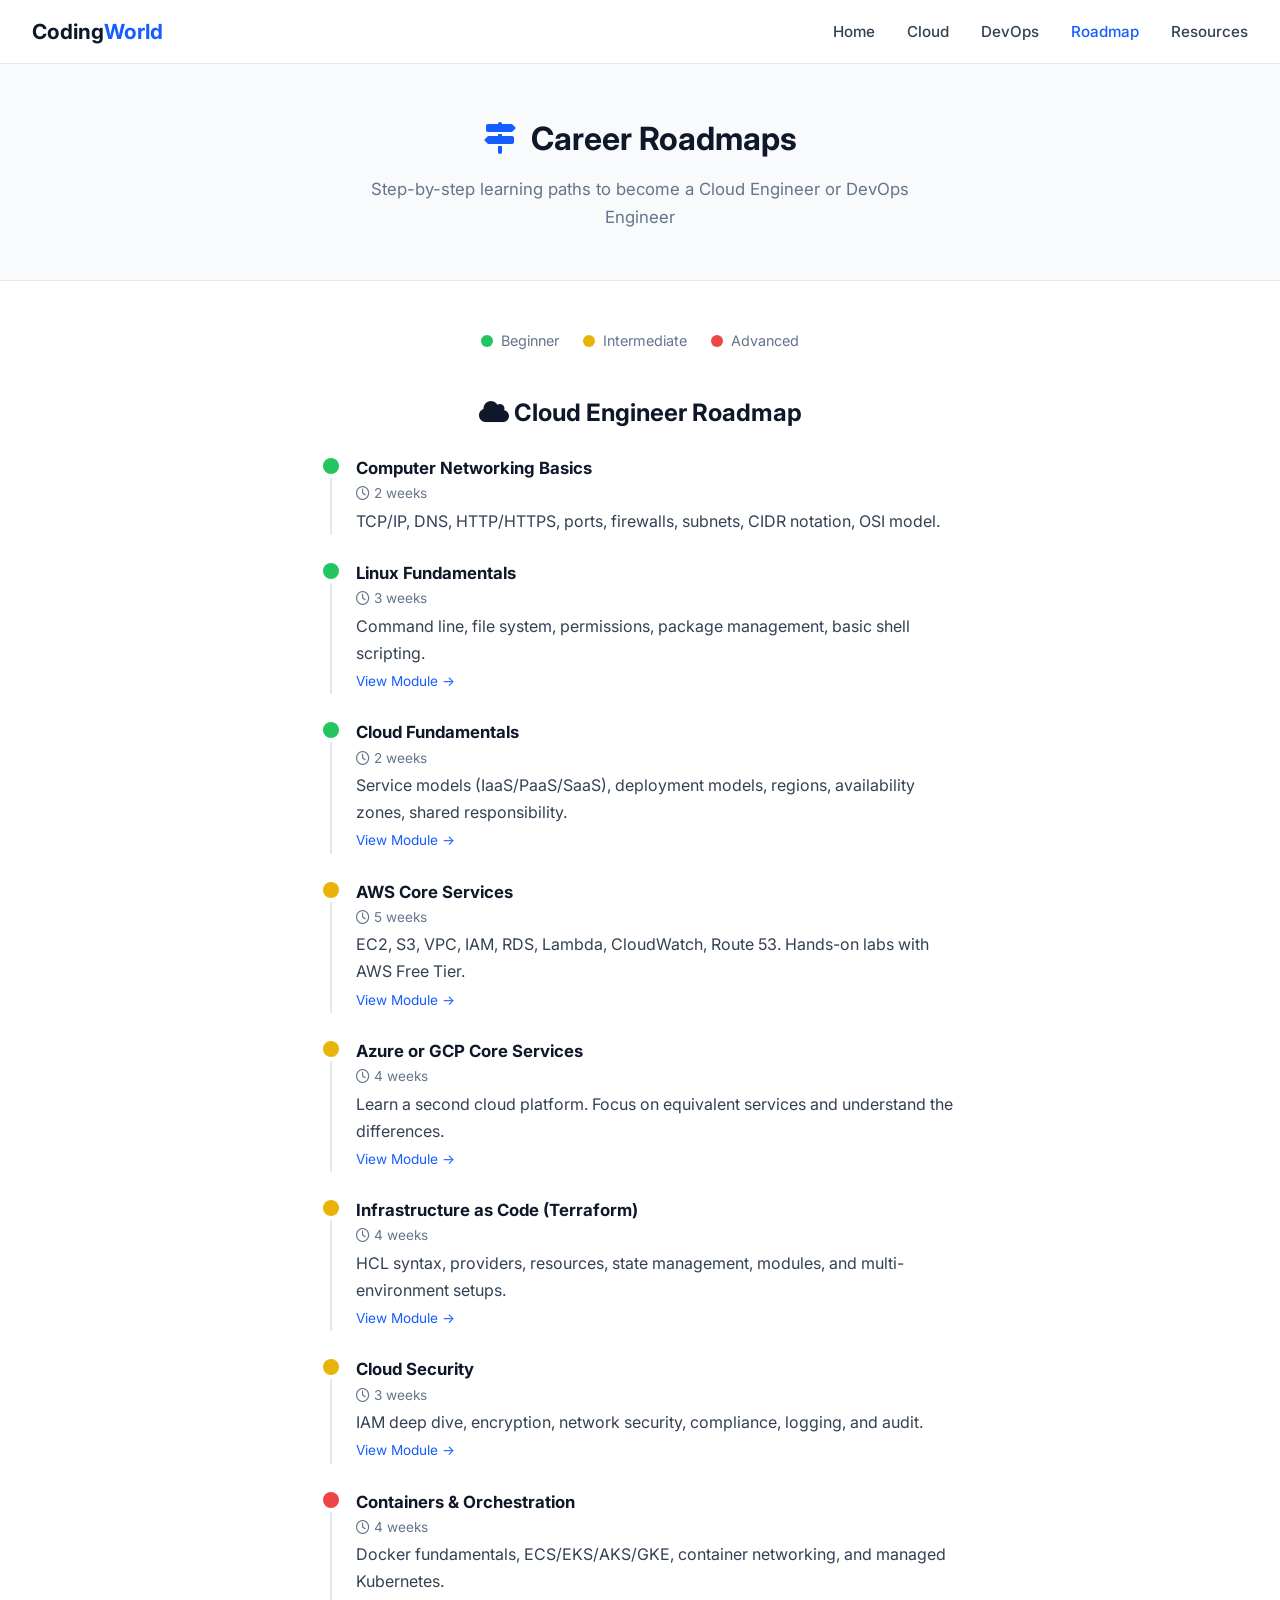
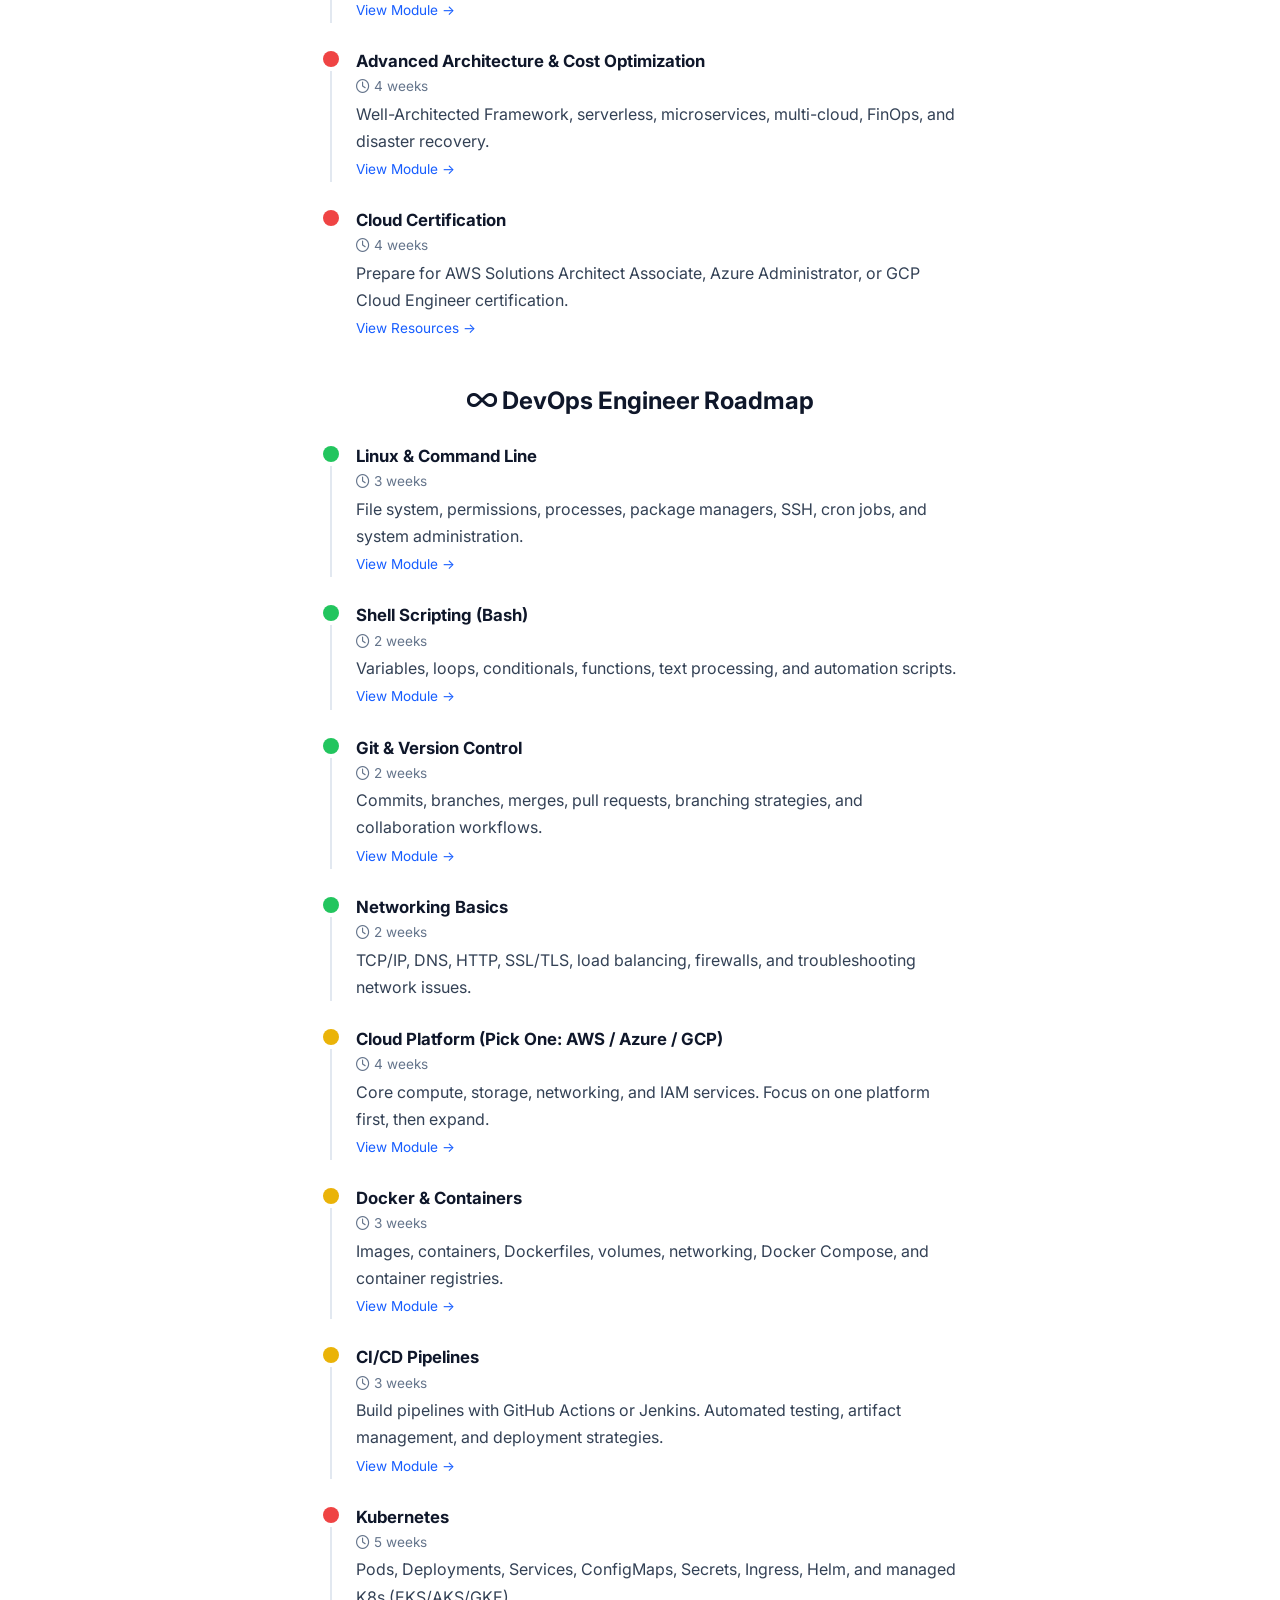
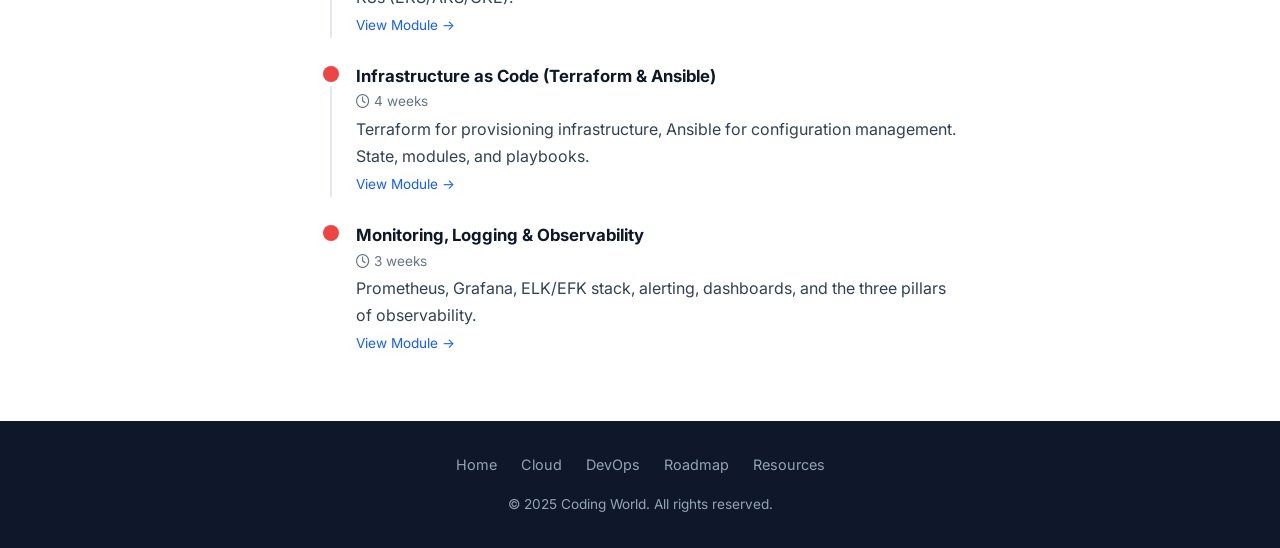
<file: roadmap.html>
<!DOCTYPE html>
<html lang="en">
<head>
  <meta charset="UTF-8">
  <meta name="viewport" content="width=device-width, initial-scale=1.0">
  <meta name="description" content="Step-by-step career roadmaps for Cloud Engineer and DevOps Engineer roles with time estimates.">
  <title>Career Roadmaps | Coding World</title>
  <link rel="preconnect" href="https://fonts.googleapis.com">
  <link rel="preconnect" href="https://fonts.gstatic.com" crossorigin>
  <link href="https://fonts.googleapis.com/css2?family=Inter:wght@400;500;600;700&display=swap" rel="stylesheet">
  <link rel="stylesheet" href="https://cdnjs.cloudflare.com/ajax/libs/font-awesome/6.5.1/css/all.min.css">
  <link rel="stylesheet" href="style.css">
</head>
<body>

  <nav class="navbar">
    <a href="index.html" class="logo">Coding<span>World</span></a>
    <ul class="nav-links">
      <li><a href="index.html">Home</a></li>
      <li><a href="cloud.html">Cloud</a></li>
      <li><a href="devops.html">DevOps</a></li>
      <li><a href="roadmap.html" class="active">Roadmap</a></li>
      <li><a href="resources.html">Resources</a></li>
    </ul>
    <button class="hamburger" aria-label="Toggle navigation">
      <span></span><span></span><span></span>
    </button>
  </nav>

  <header class="page-header">
    <h1><i class="fas fa-map-signs"></i> Career Roadmaps</h1>
    <p>Step-by-step learning paths to become a Cloud Engineer or DevOps Engineer</p>
  </header>

  <main class="content">

    <div class="legend">
      <div class="legend-item">
        <div class="legend-dot green"></div>
        Beginner
      </div>
      <div class="legend-item">
        <div class="legend-dot yellow"></div>
        Intermediate
      </div>
      <div class="legend-item">
        <div class="legend-dot red"></div>
        Advanced
      </div>
    </div>

    <!-- CLOUD ENGINEER ROADMAP -->
    <div class="roadmap-section">
      <h2><i class="fas fa-cloud"></i> Cloud Engineer Roadmap</h2>

      <div class="timeline">

        <div class="timeline-item">
          <div class="timeline-marker">
            <div class="timeline-dot beginner"></div>
            <div class="timeline-line"></div>
          </div>
          <div class="timeline-info">
            <h3>Computer Networking Basics</h3>
            <p class="time"><i class="far fa-clock"></i> 2 weeks</p>
            <p>TCP/IP, DNS, HTTP/HTTPS, ports, firewalls, subnets, CIDR notation, OSI model.</p>
          </div>
        </div>

        <div class="timeline-item">
          <div class="timeline-marker">
            <div class="timeline-dot beginner"></div>
            <div class="timeline-line"></div>
          </div>
          <div class="timeline-info">
            <h3>Linux Fundamentals</h3>
            <p class="time"><i class="far fa-clock"></i> 3 weeks</p>
            <p>Command line, file system, permissions, package management, basic shell scripting.</p>
            <a href="devops.html#linux">View Module &rarr;</a>
          </div>
        </div>

        <div class="timeline-item">
          <div class="timeline-marker">
            <div class="timeline-dot beginner"></div>
            <div class="timeline-line"></div>
          </div>
          <div class="timeline-info">
            <h3>Cloud Fundamentals</h3>
            <p class="time"><i class="far fa-clock"></i> 2 weeks</p>
            <p>Service models (IaaS/PaaS/SaaS), deployment models, regions, availability zones, shared responsibility.</p>
            <a href="cloud.html#cloud-fundamentals">View Module &rarr;</a>
          </div>
        </div>

        <div class="timeline-item">
          <div class="timeline-marker">
            <div class="timeline-dot intermediate"></div>
            <div class="timeline-line"></div>
          </div>
          <div class="timeline-info">
            <h3>AWS Core Services</h3>
            <p class="time"><i class="far fa-clock"></i> 5 weeks</p>
            <p>EC2, S3, VPC, IAM, RDS, Lambda, CloudWatch, Route 53. Hands-on labs with AWS Free Tier.</p>
            <a href="cloud.html#aws">View Module &rarr;</a>
          </div>
        </div>

        <div class="timeline-item">
          <div class="timeline-marker">
            <div class="timeline-dot intermediate"></div>
            <div class="timeline-line"></div>
          </div>
          <div class="timeline-info">
            <h3>Azure or GCP Core Services</h3>
            <p class="time"><i class="far fa-clock"></i> 4 weeks</p>
            <p>Learn a second cloud platform. Focus on equivalent services and understand the differences.</p>
            <a href="cloud.html#azure">View Module &rarr;</a>
          </div>
        </div>

        <div class="timeline-item">
          <div class="timeline-marker">
            <div class="timeline-dot intermediate"></div>
            <div class="timeline-line"></div>
          </div>
          <div class="timeline-info">
            <h3>Infrastructure as Code (Terraform)</h3>
            <p class="time"><i class="far fa-clock"></i> 4 weeks</p>
            <p>HCL syntax, providers, resources, state management, modules, and multi-environment setups.</p>
            <a href="devops.html#iac">View Module &rarr;</a>
          </div>
        </div>

        <div class="timeline-item">
          <div class="timeline-marker">
            <div class="timeline-dot intermediate"></div>
            <div class="timeline-line"></div>
          </div>
          <div class="timeline-info">
            <h3>Cloud Security</h3>
            <p class="time"><i class="far fa-clock"></i> 3 weeks</p>
            <p>IAM deep dive, encryption, network security, compliance, logging, and audit.</p>
            <a href="cloud.html#advanced-cloud">View Module &rarr;</a>
          </div>
        </div>

        <div class="timeline-item">
          <div class="timeline-marker">
            <div class="timeline-dot advanced"></div>
            <div class="timeline-line"></div>
          </div>
          <div class="timeline-info">
            <h3>Containers &amp; Orchestration</h3>
            <p class="time"><i class="far fa-clock"></i> 4 weeks</p>
            <p>Docker fundamentals, ECS/EKS/AKS/GKE, container networking, and managed Kubernetes.</p>
            <a href="devops.html#docker">View Module &rarr;</a>
          </div>
        </div>

        <div class="timeline-item">
          <div class="timeline-marker">
            <div class="timeline-dot advanced"></div>
            <div class="timeline-line"></div>
          </div>
          <div class="timeline-info">
            <h3>Advanced Architecture &amp; Cost Optimization</h3>
            <p class="time"><i class="far fa-clock"></i> 4 weeks</p>
            <p>Well-Architected Framework, serverless, microservices, multi-cloud, FinOps, and disaster recovery.</p>
            <a href="cloud.html#advanced-cloud">View Module &rarr;</a>
          </div>
        </div>

        <div class="timeline-item">
          <div class="timeline-marker">
            <div class="timeline-dot advanced"></div>
          </div>
          <div class="timeline-info">
            <h3>Cloud Certification</h3>
            <p class="time"><i class="far fa-clock"></i> 4 weeks</p>
            <p>Prepare for AWS Solutions Architect Associate, Azure Administrator, or GCP Cloud Engineer certification.</p>
            <a href="resources.html">View Resources &rarr;</a>
          </div>
        </div>

      </div>
    </div>

    <!-- DEVOPS ENGINEER ROADMAP -->
    <div class="roadmap-section" style="margin-top: 2rem;">
      <h2><i class="fas fa-infinity"></i> DevOps Engineer Roadmap</h2>

      <div class="timeline">

        <div class="timeline-item">
          <div class="timeline-marker">
            <div class="timeline-dot beginner"></div>
            <div class="timeline-line"></div>
          </div>
          <div class="timeline-info">
            <h3>Linux &amp; Command Line</h3>
            <p class="time"><i class="far fa-clock"></i> 3 weeks</p>
            <p>File system, permissions, processes, package managers, SSH, cron jobs, and system administration.</p>
            <a href="devops.html#linux">View Module &rarr;</a>
          </div>
        </div>

        <div class="timeline-item">
          <div class="timeline-marker">
            <div class="timeline-dot beginner"></div>
            <div class="timeline-line"></div>
          </div>
          <div class="timeline-info">
            <h3>Shell Scripting (Bash)</h3>
            <p class="time"><i class="far fa-clock"></i> 2 weeks</p>
            <p>Variables, loops, conditionals, functions, text processing, and automation scripts.</p>
            <a href="devops.html#linux">View Module &rarr;</a>
          </div>
        </div>

        <div class="timeline-item">
          <div class="timeline-marker">
            <div class="timeline-dot beginner"></div>
            <div class="timeline-line"></div>
          </div>
          <div class="timeline-info">
            <h3>Git &amp; Version Control</h3>
            <p class="time"><i class="far fa-clock"></i> 2 weeks</p>
            <p>Commits, branches, merges, pull requests, branching strategies, and collaboration workflows.</p>
            <a href="devops.html#git">View Module &rarr;</a>
          </div>
        </div>

        <div class="timeline-item">
          <div class="timeline-marker">
            <div class="timeline-dot beginner"></div>
            <div class="timeline-line"></div>
          </div>
          <div class="timeline-info">
            <h3>Networking Basics</h3>
            <p class="time"><i class="far fa-clock"></i> 2 weeks</p>
            <p>TCP/IP, DNS, HTTP, SSL/TLS, load balancing, firewalls, and troubleshooting network issues.</p>
          </div>
        </div>

        <div class="timeline-item">
          <div class="timeline-marker">
            <div class="timeline-dot intermediate"></div>
            <div class="timeline-line"></div>
          </div>
          <div class="timeline-info">
            <h3>Cloud Platform (Pick One: AWS / Azure / GCP)</h3>
            <p class="time"><i class="far fa-clock"></i> 4 weeks</p>
            <p>Core compute, storage, networking, and IAM services. Focus on one platform first, then expand.</p>
            <a href="cloud.html#aws">View Module &rarr;</a>
          </div>
        </div>

        <div class="timeline-item">
          <div class="timeline-marker">
            <div class="timeline-dot intermediate"></div>
            <div class="timeline-line"></div>
          </div>
          <div class="timeline-info">
            <h3>Docker &amp; Containers</h3>
            <p class="time"><i class="far fa-clock"></i> 3 weeks</p>
            <p>Images, containers, Dockerfiles, volumes, networking, Docker Compose, and container registries.</p>
            <a href="devops.html#docker">View Module &rarr;</a>
          </div>
        </div>

        <div class="timeline-item">
          <div class="timeline-marker">
            <div class="timeline-dot intermediate"></div>
            <div class="timeline-line"></div>
          </div>
          <div class="timeline-info">
            <h3>CI/CD Pipelines</h3>
            <p class="time"><i class="far fa-clock"></i> 3 weeks</p>
            <p>Build pipelines with GitHub Actions or Jenkins. Automated testing, artifact management, and deployment strategies.</p>
            <a href="devops.html#cicd">View Module &rarr;</a>
          </div>
        </div>

        <div class="timeline-item">
          <div class="timeline-marker">
            <div class="timeline-dot advanced"></div>
            <div class="timeline-line"></div>
          </div>
          <div class="timeline-info">
            <h3>Kubernetes</h3>
            <p class="time"><i class="far fa-clock"></i> 5 weeks</p>
            <p>Pods, Deployments, Services, ConfigMaps, Secrets, Ingress, Helm, and managed K8s (EKS/AKS/GKE).</p>
            <a href="devops.html#kubernetes">View Module &rarr;</a>
          </div>
        </div>

        <div class="timeline-item">
          <div class="timeline-marker">
            <div class="timeline-dot advanced"></div>
            <div class="timeline-line"></div>
          </div>
          <div class="timeline-info">
            <h3>Infrastructure as Code (Terraform &amp; Ansible)</h3>
            <p class="time"><i class="far fa-clock"></i> 4 weeks</p>
            <p>Terraform for provisioning infrastructure, Ansible for configuration management. State, modules, and playbooks.</p>
            <a href="devops.html#iac">View Module &rarr;</a>
          </div>
        </div>

        <div class="timeline-item">
          <div class="timeline-marker">
            <div class="timeline-dot advanced"></div>
          </div>
          <div class="timeline-info">
            <h3>Monitoring, Logging &amp; Observability</h3>
            <p class="time"><i class="far fa-clock"></i> 3 weeks</p>
            <p>Prometheus, Grafana, ELK/EFK stack, alerting, dashboards, and the three pillars of observability.</p>
            <a href="devops.html#monitoring">View Module &rarr;</a>
          </div>
        </div>

      </div>
    </div>

  </main>

  <footer class="footer">
    <div class="footer-links">
      <a href="index.html">Home</a>
      <a href="cloud.html">Cloud</a>
      <a href="devops.html">DevOps</a>
      <a href="roadmap.html">Roadmap</a>
      <a href="resources.html">Resources</a>
    </div>
    <p>&copy; 2025 Coding World. All rights reserved.</p>
  </footer>

  <button class="back-to-top" aria-label="Back to top"><i class="fas fa-arrow-up"></i></button>
  <script src="script.js"></script>
</body>
</html>
</file>
<file: style.css>
/* ========== RESET & BASE ========== */
@import url('https://fonts.googleapis.com/css2?family=Inter:wght@400;500;600;700&display=swap');

*,
*::before,
*::after {
  margin: 0;
  padding: 0;
  box-sizing: border-box;
}

html {
  scroll-behavior: smooth;
}

body {
  font-family: 'Inter', system-ui, -apple-system, sans-serif;
  color: #334155;
  background: #ffffff;
  line-height: 1.7;
  -webkit-font-smoothing: antialiased;
}

a {
  color: #165DFF;
  text-decoration: none;
}

img {
  max-width: 100%;
}

/* ========== NAVBAR ========== */
.navbar {
  position: sticky;
  top: 0;
  z-index: 1000;
  display: flex;
  justify-content: space-between;
  align-items: center;
  background: #ffffff;
  border-bottom: 1px solid #e2e8f0;
  padding: 0.875rem 2rem;
}

.logo {
  font-size: 1.3rem;
  font-weight: 700;
  color: #0f172a;
  text-decoration: none;
}

.logo span {
  color: #165DFF;
}

.nav-links {
  display: flex;
  list-style: none;
  gap: 2rem;
}

.nav-links a {
  text-decoration: none;
  color: #334155;
  font-weight: 500;
  font-size: 0.95rem;
  transition: color 0.2s;
}

.nav-links a:hover,
.nav-links a.active {
  color: #165DFF;
}

.hamburger {
  display: none;
  flex-direction: column;
  cursor: pointer;
  gap: 5px;
  background: none;
  border: none;
  padding: 4px;
}

.hamburger span {
  display: block;
  width: 24px;
  height: 2.5px;
  background: #0f172a;
  border-radius: 2px;
  transition: 0.3s;
}

/* ========== HERO ========== */
.hero {
  text-align: center;
  padding: 5rem 2rem 4rem;
  background: #f8fafc;
}

.hero h1 {
  font-size: 2.75rem;
  font-weight: 700;
  color: #0f172a;
  margin-bottom: 0.25rem;
}

.hero h1 span {
  color: #165DFF;
}

.hero-tagline {
  font-size: 1.2rem;
  font-weight: 600;
  color: #165DFF;
  margin-bottom: 0.75rem;
}

.hero p {
  font-size: 1.1rem;
  color: #64748b;
  max-width: 560px;
  margin: 0 auto 2rem;
}

.hero-buttons {
  display: flex;
  gap: 1rem;
  justify-content: center;
  flex-wrap: wrap;
}

/* ========== BUTTONS ========== */
.btn {
  display: inline-block;
  padding: 0.8rem 2rem;
  border-radius: 6px;
  font-weight: 600;
  font-size: 1rem;
  text-decoration: none;
  transition: background 0.2s, transform 0.15s;
  cursor: pointer;
  border: none;
}

.btn:hover {
  transform: translateY(-2px);
}

.btn i {
  margin-right: 0.5rem;
}

.btn-primary {
  background: #165DFF;
  color: #ffffff;
}

.btn-primary:hover {
  background: #1249cc;
}

.btn-secondary {
  background: #0f172a;
  color: #ffffff;
}

.btn-secondary:hover {
  background: #1e293b;
}

/* ========== FEATURES ========== */
.features {
  padding: 4rem 2rem;
  max-width: 1000px;
  margin: 0 auto;
}

.features > h2 {
  text-align: center;
  font-size: 1.75rem;
  color: #0f172a;
  margin-bottom: 2rem;
}

.features-grid {
  display: grid;
  grid-template-columns: repeat(auto-fit, minmax(260px, 1fr));
  gap: 1.5rem;
}

.feature-card {
  background: #f8fafc;
  border: 1px solid #e2e8f0;
  border-radius: 8px;
  padding: 2rem 1.5rem;
  text-align: center;
}

.feature-card i {
  font-size: 2rem;
  color: #165DFF;
  margin-bottom: 0.75rem;
  display: block;
}

.feature-card h3 {
  font-size: 1.1rem;
  color: #0f172a;
  margin-bottom: 0.5rem;
}

.feature-card p {
  font-size: 0.95rem;
  color: #64748b;
  line-height: 1.6;
}

/* ========== ROADMAP PREVIEW ========== */
.roadmap-preview {
  padding: 3.5rem 2rem;
  text-align: center;
  background: #f8fafc;
}

.roadmap-preview h2 {
  font-size: 1.75rem;
  color: #0f172a;
  margin-bottom: 1.5rem;
}

.roadmap-flow {
  display: flex;
  flex-wrap: wrap;
  justify-content: center;
  align-items: center;
  gap: 0.5rem;
  max-width: 750px;
  margin: 0 auto 1.5rem;
}

.roadmap-flow .step {
  background: #165DFF;
  color: #ffffff;
  padding: 0.45rem 1.2rem;
  border-radius: 20px;
  font-weight: 500;
  font-size: 0.9rem;
}

.roadmap-flow .arrow {
  color: #94a3b8;
  font-size: 1.25rem;
  font-weight: 700;
}

.roadmap-preview .cta-link {
  color: #165DFF;
  font-weight: 500;
}

.roadmap-preview .cta-link:hover {
  text-decoration: underline;
}

/* ========== PAGE HEADER ========== */
.page-header {
  background: #f8fafc;
  padding: 3rem 2rem;
  text-align: center;
  border-bottom: 1px solid #e2e8f0;
}

.page-header h1 {
  font-size: 2rem;
  color: #0f172a;
  margin-bottom: 0.5rem;
}

.page-header h1 i {
  margin-right: 0.5rem;
  color: #165DFF;
}

.page-header p {
  color: #64748b;
  font-size: 1.05rem;
  max-width: 600px;
  margin: 0 auto;
}

/* ========== CONTENT ========== */
.content {
  max-width: 860px;
  margin: 0 auto;
  padding: 3rem 2rem 4rem;
}

.module {
  margin-bottom: 3.5rem;
}

.module h2 {
  font-size: 1.45rem;
  color: #0f172a;
  margin-bottom: 1.25rem;
  padding-bottom: 0.5rem;
  border-bottom: 3px solid #165DFF;
}

.module h3 {
  font-size: 1.1rem;
  font-weight: 600;
  color: #0f172a;
  margin: 1.5rem 0 0.5rem;
}

.module p {
  margin-bottom: 0.75rem;
}

.module ul {
  margin: 0.5rem 0 1rem 1.5rem;
}

.module ul li {
  margin-bottom: 0.35rem;
}

/* ========== TIMELINE ========== */
.roadmap-section {
  max-width: 700px;
  margin: 0 auto;
  padding: 0 2rem;
}

.roadmap-section h2 {
  font-size: 1.5rem;
  color: #0f172a;
  text-align: center;
  margin: 2.5rem 0 1.5rem;
}

.legend {
  display: flex;
  gap: 1.5rem;
  justify-content: center;
  flex-wrap: wrap;
  margin-bottom: 1rem;
  padding: 0 2rem;
}

.legend-item {
  display: flex;
  align-items: center;
  gap: 0.5rem;
  font-size: 0.9rem;
  color: #64748b;
}

.legend-dot {
  width: 12px;
  height: 12px;
  border-radius: 50%;
  flex-shrink: 0;
}

.legend-dot.green {
  background: #22c55e;
}

.legend-dot.yellow {
  background: #eab308;
}

.legend-dot.red {
  background: #ef4444;
}

.timeline {
  padding: 0;
}

.timeline-item {
  display: flex;
  gap: 1rem;
  padding-bottom: 1.75rem;
}

.timeline-item:last-child {
  padding-bottom: 0;
}

.timeline-marker {
  display: flex;
  flex-direction: column;
  align-items: center;
  flex-shrink: 0;
  width: 18px;
}

.timeline-dot {
  width: 16px;
  height: 16px;
  border-radius: 50%;
  flex-shrink: 0;
}

.timeline-dot.beginner {
  background: #22c55e;
}

.timeline-dot.intermediate {
  background: #eab308;
}

.timeline-dot.advanced {
  background: #ef4444;
}

.timeline-line {
  width: 2px;
  flex-grow: 1;
  background: #e2e8f0;
  margin-top: 4px;
}

.timeline-item:last-child .timeline-line {
  display: none;
}

.timeline-info h3 {
  font-size: 1.05rem;
  color: #0f172a;
  margin-bottom: 0.15rem;
  line-height: 1.3;
}

.timeline-info .time {
  font-size: 0.85rem;
  color: #64748b;
  margin-bottom: 0.15rem;
}

.timeline-info a {
  font-size: 0.85rem;
  color: #165DFF;
}

.timeline-info a:hover {
  text-decoration: underline;
}

/* ========== RESOURCES ========== */
.resource-category {
  margin-bottom: 2.5rem;
}

.resource-category h2 {
  font-size: 1.3rem;
  color: #0f172a;
  margin-bottom: 1rem;
  padding-bottom: 0.5rem;
  border-bottom: 3px solid #165DFF;
}

.resource-list {
  list-style: none;
}

.resource-list li {
  padding: 0.65rem 0;
  border-bottom: 1px solid #f1f5f9;
}

.resource-list li:last-child {
  border-bottom: none;
}

.resource-list a {
  font-weight: 500;
}

.resource-list a:hover {
  text-decoration: underline;
}

.resource-list .desc {
  display: block;
  font-size: 0.88rem;
  color: #64748b;
  margin-top: 0.15rem;
}

/* ========== FOOTER ========== */
.footer {
  background: #0f172a;
  color: #94a3b8;
  padding: 2rem;
  text-align: center;
}

.footer-links {
  display: flex;
  justify-content: center;
  gap: 1.5rem;
  margin-bottom: 1rem;
  flex-wrap: wrap;
}

.footer-links a {
  color: #94a3b8;
  font-size: 0.9rem;
  transition: color 0.2s;
}

.footer-links a:hover {
  color: #ffffff;
}

.footer p {
  font-size: 0.85rem;
}

/* ========== BACK TO TOP ========== */
.back-to-top {
  position: fixed;
  bottom: 2rem;
  right: 2rem;
  background: #165DFF;
  color: #ffffff;
  width: 42px;
  height: 42px;
  border-radius: 50%;
  border: none;
  cursor: pointer;
  font-size: 1.1rem;
  display: none;
  align-items: center;
  justify-content: center;
  z-index: 999;
  transition: background 0.2s;
  box-shadow: 0 2px 8px rgba(0, 0, 0, 0.15);
}

.back-to-top:hover {
  background: #1249cc;
}

.back-to-top.visible {
  display: flex;
}

/* ========== RESPONSIVE ========== */
@media (max-width: 768px) {
  .hamburger {
    display: flex;
  }

  .nav-links {
    display: none;
    flex-direction: column;
    position: absolute;
    top: 100%;
    left: 0;
    right: 0;
    background: #ffffff;
    border-bottom: 1px solid #e2e8f0;
    padding: 1rem 2rem;
    gap: 0.75rem;
    box-shadow: 0 4px 12px rgba(0, 0, 0, 0.05);
  }

  .nav-links.active {
    display: flex;
  }

  .hero {
    padding: 3.5rem 1.5rem 3rem;
  }

  .hero h1 {
    font-size: 2rem;
  }

  .hero p {
    font-size: 1rem;
  }

  .features {
    padding: 3rem 1.5rem;
  }

  .roadmap-flow .arrow {
    display: none;
  }

  .content {
    padding: 2rem 1.5rem 3rem;
  }

  .page-header {
    padding: 2rem 1.5rem;
  }

  .page-header h1 {
    font-size: 1.5rem;
  }

  .roadmap-section {
    padding: 0 1.5rem;
  }

  .navbar {
    padding: 0.875rem 1.5rem;
  }
}

@media (max-width: 480px) {
  .hero h1 {
    font-size: 1.65rem;
  }

  .hero-buttons {
    flex-direction: column;
    align-items: center;
  }

  .btn {
    width: 100%;
    max-width: 260px;
    text-align: center;
  }

  .legend {
    gap: 1rem;
  }
}
</file>
